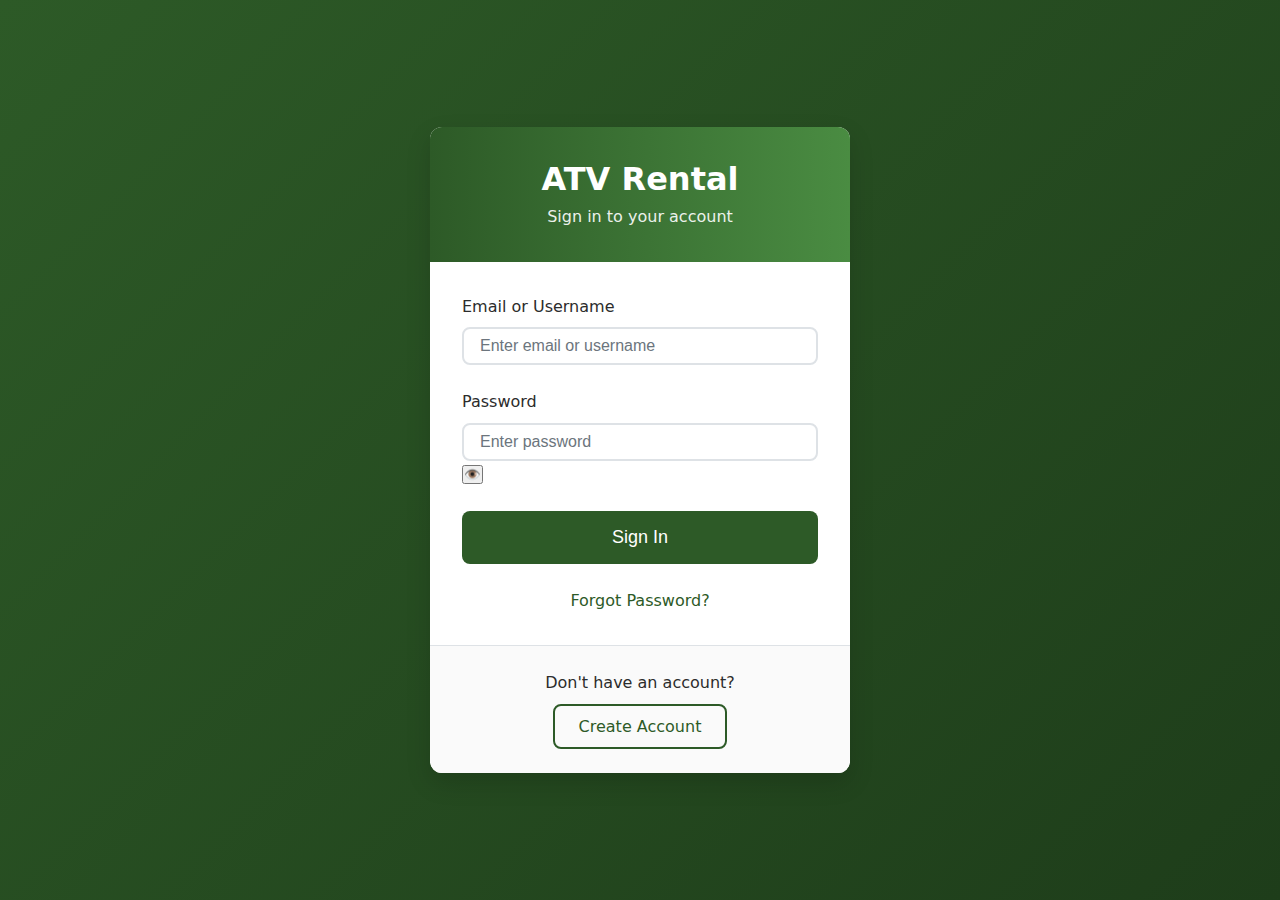
<file: index.html>
<!DOCTYPE html>
<html lang="en">
<head>
    <meta charset="UTF-8">
    <meta name="viewport" content="width=device-width, initial-scale=1.0">
    <title>Login - ATV Rental System</title>
    <link rel="stylesheet" href="css/style.css">
</head>
<body>
    <!-- Page Loader -->
    <div class="page-loader" id="page-loader">
        <div class="spinner-large"></div>
    </div>
    
    <script>
        // Hide loader when DOM is ready (fallback)
        document.addEventListener('DOMContentLoaded', function() {
            setTimeout(function() {
                var loader = document.getElementById('page-loader');
                if (loader) loader.classList.add('hidden');
            }, 300);
        });
    </script>

    <div class="auth-page">
        <div class="auth-card">
            <div class="auth-header">
                <h1>ATV Rental</h1>
                <p>Sign in to your account</p>
            </div>
            <div class="auth-body">
                <form id="login-form">
                    <div class="form-group">
                        <label class="form-label" for="login">Email or Username</label>
                        <input type="text" class="form-control" id="login" name="login" 
                               placeholder="Enter email or username" required>
                    </div>
                    <div class="form-group">
                        <label class="form-label" for="password">Password</label>
                        <div class="password-wrapper">
                            <input type="password" class="form-control" id="password" name="password" 
                                   placeholder="Enter password" required>
                            <button type="button" class="password-toggle" onclick="togglePassword('password')" aria-label="Toggle password visibility">
                                <span class="password-toggle-icon">👁️</span>
                            </button>
                        </div>
                    </div>
                    <div id="login-success" class="text-success mb-2" style="display: none; padding: 0.75rem; background: #d4edda; border-radius: 4px;"></div>
                    <div id="login-error" class="error-message mb-2" style="display: none;"></div>
                    <button type="submit" class="btn btn-primary btn-block btn-lg" id="login-btn">
                        Sign In
                    </button>
                </form>
                <div class="text-center mt-3">
                    <a href="forgot-password.html">Forgot Password?</a>
                </div>
            </div>
            <div class="auth-footer">
                <p class="mb-1">Don't have an account?</p>
                <a href="register.html" class="btn btn-outline">Create Account</a>
            </div>
        </div>
    </div>

    <script src="https://code.jquery.com/jquery-3.7.1.min.js"></script>
    <script src="js/config.js"></script>
    <script src="js/messages.js"></script>
    <script src="js/auth.js"></script>
    <script src="js/api.js"></script>
    <script>
        function togglePassword(inputId) {
            const input = document.getElementById(inputId);
            const toggle = input.nextElementSibling;
            const icon = toggle.querySelector('.password-toggle-icon');
            
            if (input.type === 'password') {
                input.type = 'text';
                icon.textContent = '🙈';
            } else {
                input.type = 'password';
                icon.textContent = '👁️';
            }
        }

        $(document).ready(function() {
            // Redirect if already logged in
            Auth.redirectIfAuthenticated();

            // Handle login form submission
            $('#login-form').on('submit', async function(e) {
                e.preventDefault();
                
                const $btn = $('#login-btn');
                const $error = $('#login-error');
                
                // Clear previous messages
                $error.hide();
                $('#login-success').hide();
                $btn.prop('disabled', true).text('Signing in...');

                try {
                    const response = await API.post('/login', {
                        login: $('#login').val(),
                        password: $('#password').val()
                    });

                    if (Auth.handleLoginResponse(response)) {
                        $('#login-success').text(Messages.auth.loginSuccess).show();
                        setTimeout(() => {
                            window.location.href = 'dashboard.html';
                        }, 1000);
                    } else {
                        $error.text(Messages.auth.loginFailed).show();
                    }
                } catch (error) {
                    let message = Messages.getErrorMessage(error);
                    
                    // Check for specific error cases
                    if (error.status === 403 && error.message?.includes('verify')) {
                        message = Messages.auth.loginNotVerified;
                    }
                    
                    $error.text(message).show();
                } finally {
                    $btn.prop('disabled', false).text('Sign In');
                }
            });
        });
    </script>
</body>
</html>
</file>
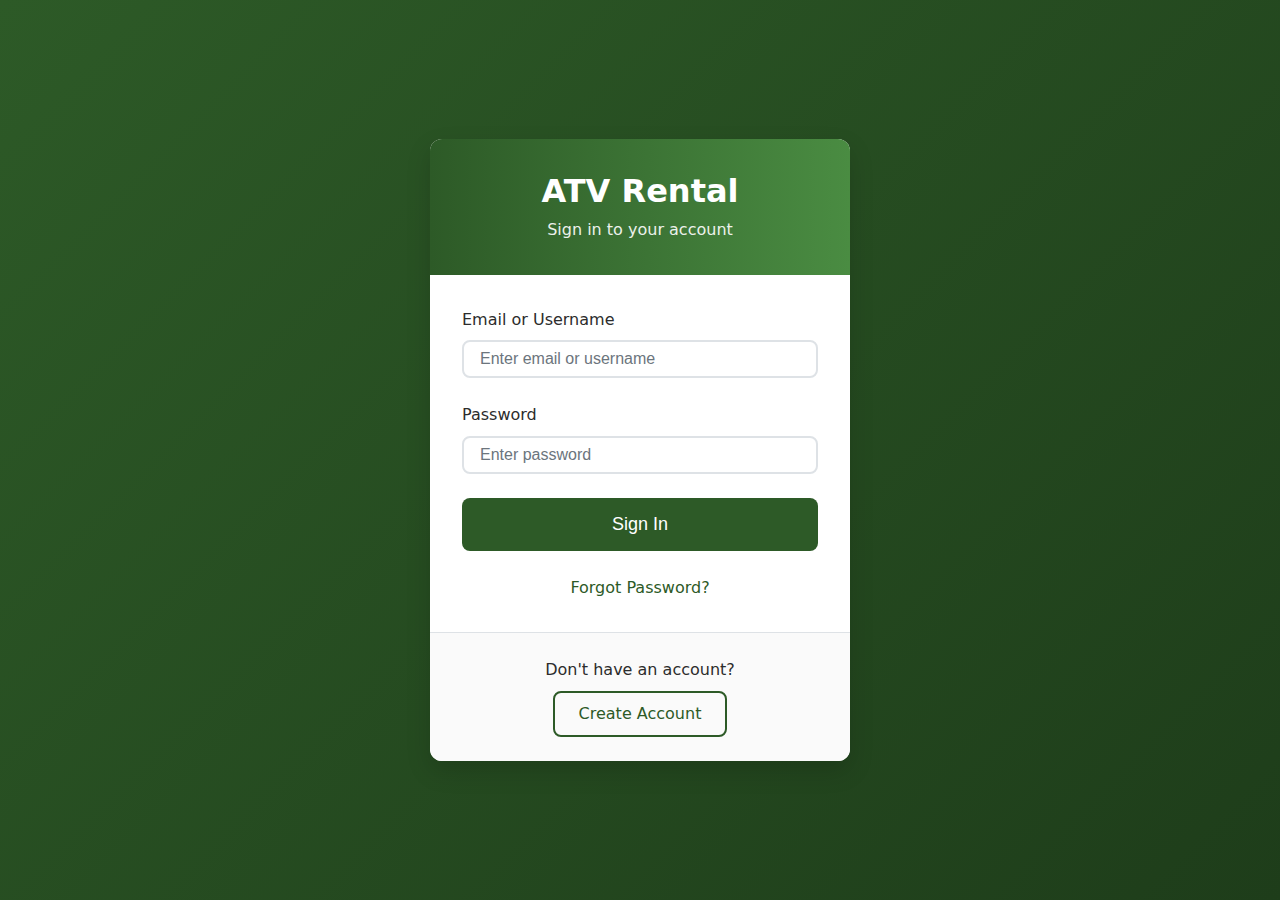
<file: frontend/index.html>
<!DOCTYPE html>
<html lang="en">
<head>
    <meta charset="UTF-8">
    <meta name="viewport" content="width=device-width, initial-scale=1.0">
    <title>Login - ATV Rental System</title>
    <link rel="stylesheet" href="css/style.css">
</head>
<body>
    <!-- Page Loader -->
    <div class="page-loader" id="page-loader">
        <div class="spinner-large"></div>
    </div>
    
    <script>
        // Hide loader when DOM is ready (fallback)
        document.addEventListener('DOMContentLoaded', function() {
            setTimeout(function() {
                var loader = document.getElementById('page-loader');
                if (loader) loader.classList.add('hidden');
            }, 300);
        });
    </script>

    <div class="auth-page">
        <div class="auth-card">
            <div class="auth-header">
                <h1>ATV Rental</h1>
                <p>Sign in to your account</p>
            </div>
            <div class="auth-body">
                <form id="login-form">
                    <div class="form-group">
                        <label class="form-label" for="login">Email or Username</label>
                        <input type="text" class="form-control" id="login" name="login" 
                               placeholder="Enter email or username" required>
                    </div>
                    <div class="form-group">
                        <label class="form-label" for="password">Password</label>
                        <input type="password" class="form-control" id="password" name="password" 
                               placeholder="Enter password" required>
                    </div>
                    <div id="login-success" class="text-success mb-2" style="display: none; padding: 0.75rem; background: #d4edda; border-radius: 4px;"></div>
                    <div id="login-error" class="error-message mb-2" style="display: none;"></div>
                    <button type="submit" class="btn btn-primary btn-block btn-lg" id="login-btn">
                        Sign In
                    </button>
                </form>
                <div class="text-center mt-3">
                    <a href="forgot-password.html">Forgot Password?</a>
                </div>
            </div>
            <div class="auth-footer">
                <p class="mb-1">Don't have an account?</p>
                <a href="register.html" class="btn btn-outline">Create Account</a>
            </div>
        </div>
    </div>

    <script src="https://code.jquery.com/jquery-3.7.1.min.js"></script>
    <script src="js/config.js"></script>
    <script src="js/messages.js"></script>
    <script src="js/auth.js"></script>
    <script src="js/api.js"></script>
    <script>
        $(document).ready(function() {
            // Redirect if already logged in
            Auth.redirectIfAuthenticated();

            // Handle login form submission
            $('#login-form').on('submit', async function(e) {
                e.preventDefault();
                
                const $btn = $('#login-btn');
                const $error = $('#login-error');
                
                // Clear previous messages
                $error.hide();
                $('#login-success').hide();
                $btn.prop('disabled', true).text('Signing in...');

                try {
                    const response = await API.post('/login', {
                        login: $('#login').val(),
                        password: $('#password').val()
                    });

                    if (Auth.handleLoginResponse(response)) {
                        $('#login-success').text(Messages.auth.loginSuccess).show();
                        setTimeout(() => {
                            window.location.href = 'dashboard.html';
                        }, 1000);
                    } else {
                        $error.text(Messages.auth.loginFailed).show();
                    }
                } catch (error) {
                    let message = Messages.getErrorMessage(error);
                    
                    // Check for specific error cases
                    if (error.status === 403 && error.message?.includes('verify')) {
                        message = Messages.auth.loginNotVerified;
                    }
                    
                    $error.text(message).show();
                } finally {
                    $btn.prop('disabled', false).text('Sign In');
                }
            });
        });
    </script>
</body>
</html>
</file>
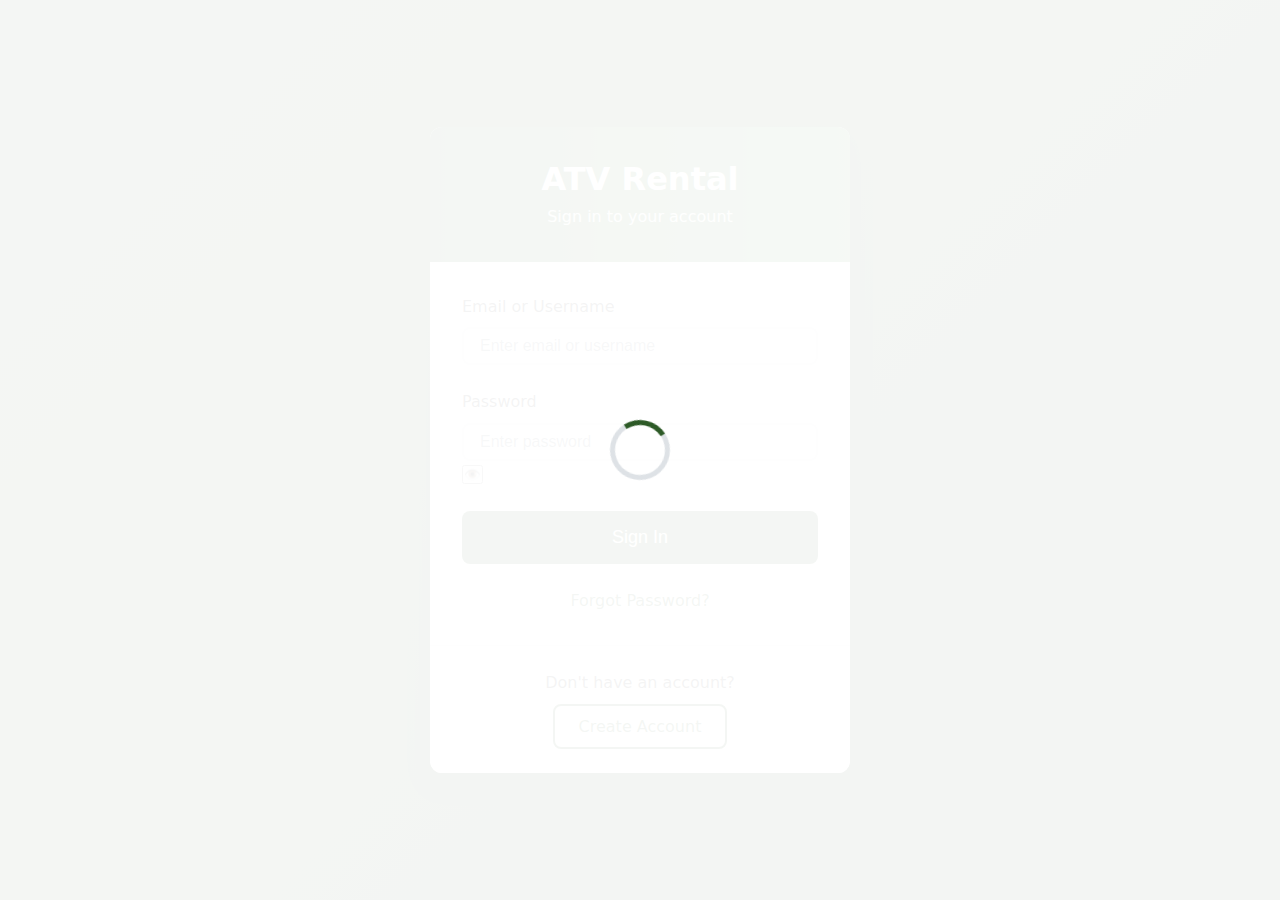
<file: dashboard.html>
<!DOCTYPE html>
<html lang="en">
<head>
    <meta charset="UTF-8">
    <meta name="viewport" content="width=device-width, initial-scale=1.0">
    <title>Dashboard - ATV Rental System</title>
    <link rel="stylesheet" href="css/style.css">
</head>
<body>
    <!-- Page Loader -->
    <div class="page-loader" id="page-loader">
        <div class="spinner-large"></div>
    </div>
    
    <script>
        // Hide loader when DOM is ready (fallback)
        document.addEventListener('DOMContentLoaded', function() {
            setTimeout(function() {
                var loader = document.getElementById('page-loader');
                if (loader) loader.classList.add('hidden');
            }, 300);
        });
    </script>

    <div class="page-wrapper">
        <!-- Navigation -->
        <nav class="navbar">
            <div class="container">
                <a href="dashboard.html" class="navbar-brand">🏍️ ATV Rental</a>
                <button class="nav-toggle" onclick="$('.navbar-nav').toggleClass('active')">☰</button>
                <ul class="navbar-nav">
                    <li><a href="dashboard.html" class="nav-link active">Dashboard</a></li>
                    <li><a href="atvs.html" class="nav-link">ATVs</a></li>
                    <li><a href="rentals.html" class="nav-link">Rentals</a></li>
                    <li class="nav-admin"><a href="users.html" class="nav-link">Users</a></li>
                    <li><a href="profile.html" class="nav-link">Profile</a></li>
                    <li><a href="#" class="nav-link" onclick="Auth.logout(); return false;">Logout</a></li>
                </ul>
            </div>
        </nav>

        <!-- Main Content -->
        <main class="main-content">
            <div class="container">
                <!-- Welcome Header -->
                <div class="card mb-4" style="background: linear-gradient(135deg, var(--primary-color), var(--primary-light)); color: white; border: none;">
                    <div class="card-body" style="padding: 2rem;">
                        <h1 style="margin: 0 0 0.5rem 0; color: white;">Welcome back, <span id="user-name"></span>!</h1>
                        <p style="margin: 0; opacity: 0.9;">Role: <span id="user-role-badge"></span></p>
                    </div>
                </div>

                <!-- Stats Grid -->
                <div class="stats-grid mb-4" id="stats-grid">
                    <!-- Stats will be loaded dynamically -->
                </div>

                <!-- Content Grid -->
                <div style="display: grid; grid-template-columns: repeat(auto-fit, minmax(350px, 1fr)); gap: 1.5rem; margin-bottom: 1.5rem;">
                    <!-- Customer: Recent Rentals -->
                    <div class="card" id="customer-section" style="display: none;">
                        <div class="card-header">
                            <h3 style="margin: 0; color: white;">Your Recent Rentals</h3>
                        </div>
                        <div class="card-body" id="recent-rentals">
                            <div class="text-center text-muted">Loading...</div>
                        </div>
                    </div>

                    <!-- Manager/Admin: Pending Approvals -->
                    <div class="card" id="manager-section" style="display: none;">
                        <div class="card-header">
                            <h3 style="margin: 0; color: white;">Pending Requests</h3>
                        </div>
                        <div class="card-body" id="pending-rentals">
                            <div class="text-center text-muted">Loading...</div>
                        </div>
                    </div>
                </div>

                <!-- Quick Actions -->
                <div class="card">
                    <div class="card-header">
                        <h3 style="margin: 0; color: white;">Quick Actions</h3>
                    </div>
                    <div class="card-body">
                        <div class="d-flex gap-2" style="flex-wrap: wrap;">
                            <a href="atvs.html" class="btn btn-primary">Browse ATVs</a>
                            <a href="rentals.html" class="btn btn-secondary">View Rentals</a>
                        </div>
                    </div>
                </div>
            </div>
        </main>
    </div>

    <script src="https://code.jquery.com/jquery-3.7.1.min.js"></script>
    <script src="js/config.js"></script>
    <script src="js/messages.js"></script>
    <script src="js/auth.js"></script>
    <script src="js/api.js"></script>
    <script src="js/app.js"></script>
    <script>
        $(document).ready(async function() {
            // Hide page loader
            $('#page-loader').addClass('hidden');
            
            // Require authentication
            if (!Auth.requireAuth()) return;

            const user = Auth.getUser();
            
            // Update UI
            $('#user-name').text(user.first_name);
            $('#user-role-badge').html(App.getRoleBadge(user.role));
            
            // Show role-specific sections
            if (Auth.canManage()) {
                $('.nav-manage').show();
                $('#manager-section').show();
                loadPendingRentals();
            }
            
            if (Auth.isAdmin()) {
                $('.nav-admin').show();
            }
            
            if (Auth.isCustomer()) {
                $('#customer-section').show();
                loadRecentRentals();
            }

            // Load stats
            loadStats();
        });

        async function loadStats() {
            const statsHtml = [];
            
            try {
                // Load ATVs count
                const atvResponse = await API.get('/atvs', { per_page: 1 });
                const totalAtvs = atvResponse.pagination?.total || 0;
                const availableAtvs = await API.get('/atvs', { status: 'available', per_page: 1 });
                
                statsHtml.push(`
                    <div class="stat-card">
                        <div class="stat-value">${availableAtvs.pagination?.total || 0}</div>
                        <div class="stat-label">Available ATVs</div>
                    </div>
                `);
                
                statsHtml.push(`
                    <div class="stat-card">
                        <div class="stat-value">${totalAtvs}</div>
                        <div class="stat-label">Total Fleet</div>
                    </div>
                `);

                // Load rentals for user
                const rentalsResponse = await API.get('/rentals', { per_page: 1 });
                statsHtml.push(`
                    <div class="stat-card">
                        <div class="stat-value">${rentalsResponse.pagination?.total || 0}</div>
                        <div class="stat-label">${Auth.isCustomer() ? 'Your Rentals' : 'Total Rentals'}</div>
                    </div>
                `);

                if (Auth.canManage()) {
                    const pendingResponse = await API.get('/rentals', { status: 'pending', per_page: 1 });
                    statsHtml.push(`
                        <div class="stat-card">
                            <div class="stat-value">${pendingResponse.pagination?.total || 0}</div>
                            <div class="stat-label">Pending Requests</div>
                        </div>
                    `);
                }

            } catch (error) {
                console.error('Failed to load stats:', error);
            }

            $('#stats-grid').html(statsHtml.join(''));
        }

        async function loadRecentRentals() {
            try {
                const response = await API.get('/rentals', { per_page: 5 });
                
                if (response.data && response.data.length > 0) {
                    // Define status priority order (same as rentals.html)
                    const statusOrder = {
                        'pending': 1,
                        'approved': 2,
                        'rented': 3,
                        'pending_return': 4,
                        'returned': 5,
                        'completed': 6,
                        'cancelled': 7,
                        'denied': 8
                    };

                    // Sort rentals by status, then by ID (newest first within same status)
                    const sortedRentals = [...response.data].sort((a, b) => {
                        const statusA = statusOrder[a.status] || 999;
                        const statusB = statusOrder[b.status] || 999;
                        
                        if (statusA !== statusB) {
                            return statusA - statusB;
                        }
                        
                        // If same status, sort by ID descending (newest first)
                        return b.id - a.id;
                    });

                    let html = '<div class="table-responsive"><table class="table" style="margin-bottom: 1rem;"><thead><tr>';
                    html += '<th>ATV</th><th>Status</th><th>Date</th><th>Price</th></tr></thead><tbody>';
                    
                    sortedRentals.forEach(rental => {
                        html += `<tr>
                            <td>${rental.atv.name}</td>
                            <td>${App.getStatusBadge(rental.status)}</td>
                            <td>${App.formatDate(rental.start_time)}</td>
                            <td>${App.formatCurrency(rental.total_price)}</td>
                        </tr>`;
                    });
                    
                    html += '</tbody></table></div>';
                    html += '<div class="text-center"><a href="rentals.html" class="btn btn-outline">View All Rentals</a></div>';
                    $('#recent-rentals').html(html);
                } else {
                    $('#recent-rentals').html('<div class="empty-state"><p>No rentals yet. <a href="atvs.html">Browse ATVs</a> to get started!</p></div>');
                }
            } catch (error) {
                $('#recent-rentals').html(`<div class="text-danger">${Messages.rental.loadFailed}</div>`);
            }
        }

        async function loadPendingRentals() {
            try {
                const response = await API.get('/rentals', { status: 'pending', per_page: 5 });
                
                if (response.data && response.data.length > 0) {
                    let html = '<div class="table-responsive"><table class="table" style="margin-bottom: 1rem;"><thead><tr>';
                    html += '<th>Customer</th><th>ATV</th><th>Date</th><th>Actions</th></tr></thead><tbody>';
                    
                    response.data.forEach(rental => {
                        html += `<tr>
                            <td>${rental.user.name}</td>
                            <td>${rental.atv.name}</td>
                            <td>${App.formatDate(rental.start_time)}</td>
                            <td>
                                <button class="btn btn-sm btn-success" onclick="updateRentalStatus(${rental.id}, 'approved')">Approve</button>
                                <button class="btn btn-sm btn-danger" onclick="updateRentalStatus(${rental.id}, 'denied')">Deny</button>
                            </td>
                        </tr>`;
                    });
                    
                    html += '</tbody></table></div>';
                    html += '<div class="text-center"><a href="rentals.html?status=pending" class="btn btn-outline">View All Pending</a></div>';
                    $('#pending-rentals').html(html);
                } else {
                    $('#pending-rentals').html('<div class="empty-state"><p>No pending requests.</p></div>');
                }
            } catch (error) {
                $('#pending-rentals').html(`<div class="text-danger">${Messages.rental.loadFailed}</div>`);
            }
        }

        async function updateRentalStatus(id, status) {
            try {
                await API.put(`/rentals/${id}/status`, { status });
                App.showSuccess(Messages.rental.updateStatusSuccess);
                loadPendingRentals();
                loadStats();
            } catch (error) {
                App.showError(Messages.getErrorMessage(error));
            }
        }
    </script>
</body>
</html>
</file>
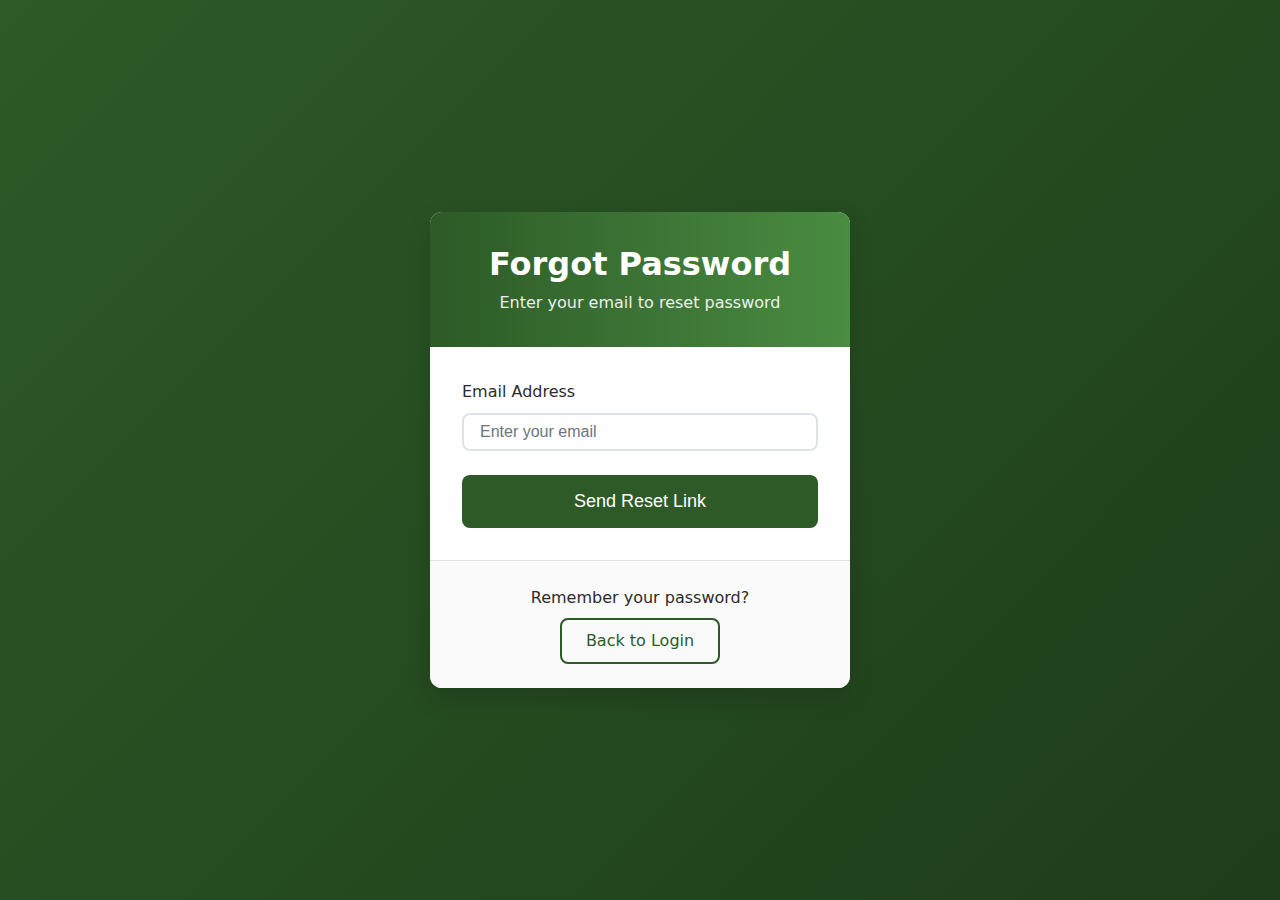
<file: forgot-password.html>
<!DOCTYPE html>
<html lang="en">
<head>
    <meta charset="UTF-8">
    <meta name="viewport" content="width=device-width, initial-scale=1.0">
    <title>Forgot Password - ATV Rental System</title>
    <link rel="stylesheet" href="css/style.css">
</head>
<body>
    <!-- Page Loader -->
    <div class="page-loader" id="page-loader">
        <div class="spinner-large"></div>
    </div>
    
    <script>
        // Hide loader when DOM is ready (fallback)
        document.addEventListener('DOMContentLoaded', function() {
            setTimeout(function() {
                var loader = document.getElementById('page-loader');
                if (loader) loader.classList.add('hidden');
            }, 300);
        });
    </script>

    <div class="auth-page">
        <div class="auth-card">
            <div class="auth-header">
                <h1>Forgot Password</h1>
                <p>Enter your email to reset password</p>
            </div>
            <div class="auth-body">
                <form id="forgot-form">
                    <div class="form-group">
                        <label class="form-label" for="email">Email Address</label>
                        <input type="email" class="form-control" id="email" name="email" 
                               placeholder="Enter your email" required>
                    </div>
                    <div id="forgot-error" class="error-message mb-2" style="display: none;"></div>
                    <div id="forgot-success" class="text-success mb-2" style="display: none;"></div>
                    <button type="submit" class="btn btn-primary btn-block btn-lg" id="forgot-btn">
                        Send Reset Link
                    </button>
                </form>
            </div>
            <div class="auth-footer">
                <p class="mb-1">Remember your password?</p>
                <a href="index.html" class="btn btn-outline">Back to Login</a>
            </div>
        </div>
    </div>

    <script src="https://code.jquery.com/jquery-3.7.1.min.js"></script>
    <script src="js/config.js"></script>
    <script src="js/messages.js"></script>
    <script src="js/auth.js"></script>
    <script src="js/api.js"></script>
    <script>
        $(document).ready(function() {
            // Hide page loader
            $('#page-loader').addClass('hidden');
            
            $('#forgot-form').on('submit', async function(e) {
                e.preventDefault();
                
                const $btn = $('#forgot-btn');
                const $error = $('#forgot-error');
                const $success = $('#forgot-success');
                
                $error.hide();
                $success.hide();
                $btn.prop('disabled', true).text('Sending...');

                try {
                    const response = await API.post('/forgot-password', {
                        email: $('#email').val()
                    });

                    $success.text(Messages.auth.passwordResetRequestSent).show();
                    $('#email').val('');
                } catch (error) {
                    $error.text(Messages.getErrorMessage(error)).show();
                } finally {
                    $btn.prop('disabled', false).text('Send Reset Link');
                }
            });
        });
    </script>
</body>
</html>
</file>
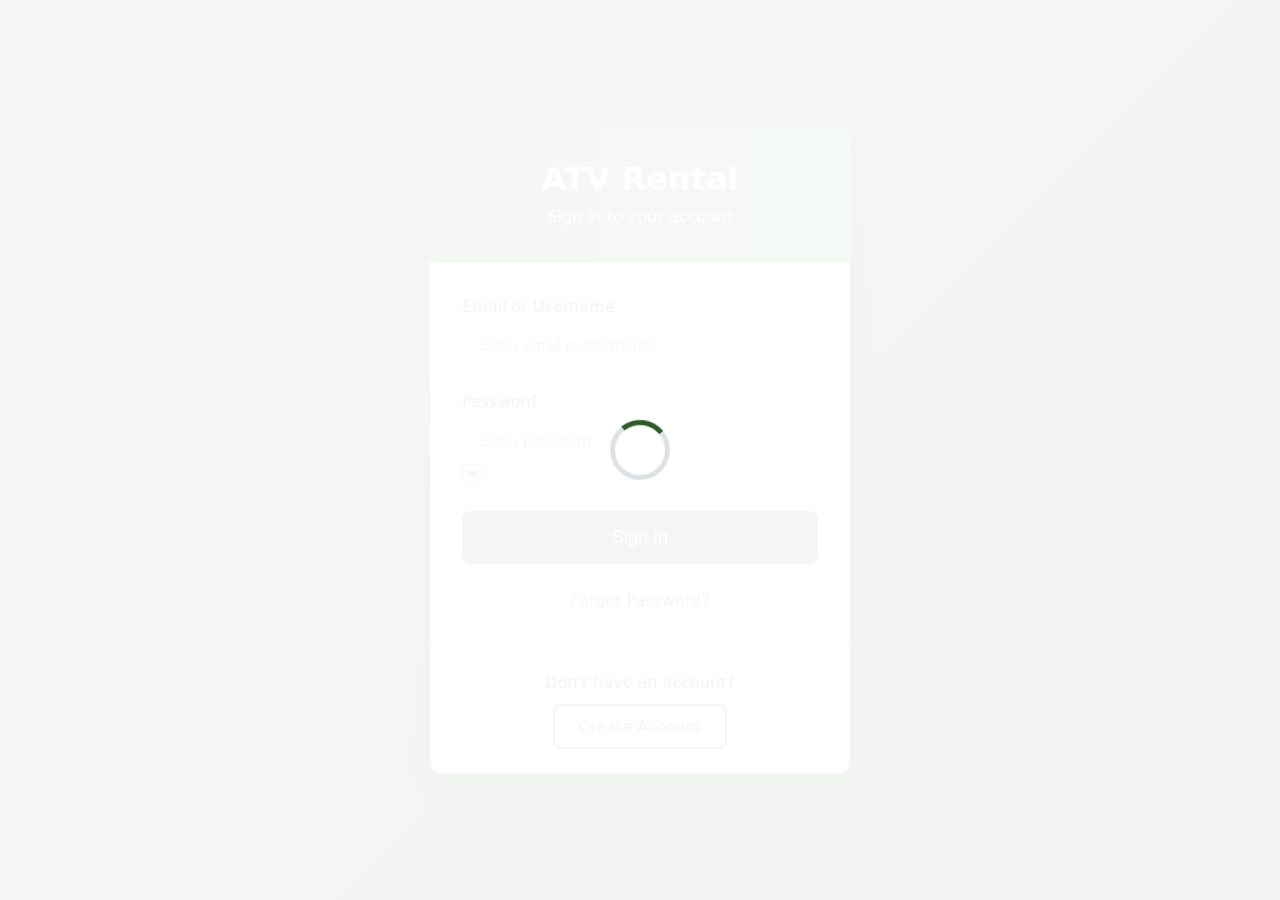
<file: profile.html>
<!DOCTYPE html>
<html lang="en">
<head>
    <meta charset="UTF-8">
    <meta name="viewport" content="width=device-width, initial-scale=1.0">
    <title>Profile - ATV Rental System</title>
    <link rel="stylesheet" href="css/style.css">
</head>
<body>
    <!-- Page Loader -->
    <div class="page-loader" id="page-loader">
        <div class="spinner-large"></div>
    </div>
    
    <script>
        // Hide loader when DOM is ready (fallback)
        document.addEventListener('DOMContentLoaded', function() {
            setTimeout(function() {
                var loader = document.getElementById('page-loader');
                if (loader) loader.classList.add('hidden');
            }, 300);
        });
    </script>

    <div class="page-wrapper">
        <!-- Navigation -->
        <nav class="navbar">
            <div class="container">
                <a href="dashboard.html" class="navbar-brand">🏍️ ATV Rental</a>
                <button class="nav-toggle" onclick="$('.navbar-nav').toggleClass('active')">☰</button>
                <ul class="navbar-nav">
                    <li><a href="dashboard.html" class="nav-link">Dashboard</a></li>
                    <li><a href="atvs.html" class="nav-link">ATVs</a></li>
                    <li><a href="rentals.html" class="nav-link">Rentals</a></li>
                    <li class="nav-admin"><a href="users.html" class="nav-link">Users</a></li>
                    <li><a href="profile.html" class="nav-link active">Profile</a></li>
                    <li><a href="#" class="nav-link" onclick="Auth.logout(); return false;">Logout</a></li>
                </ul>
            </div>
        </nav>

        <!-- Main Content -->
        <main class="main-content">
            <div class="container">
                <!-- Profile Header -->
                <div class="profile-header">
                    <div class="profile-avatar-wrapper">
                        <img src="" alt="Avatar" class="profile-avatar" id="profile-avatar">
                    </div>
                    <div class="profile-info">
                        <h2 id="profile-name"></h2>
                        <p id="profile-email"></p>
                        <div id="profile-role"></div>
                    </div>
                </div>

                <div style="display: grid; grid-template-columns: repeat(auto-fit, minmax(400px, 1fr)); gap: 2rem;">
                    <!-- Update Profile Card -->
                    <div class="card">
                        <div class="card-header">
                            <h3 style="margin: 0; color: white;">Update Profile</h3>
                        </div>
                        <div class="card-body">
                            <form id="profile-form">
                                <div style="display: grid; grid-template-columns: 1fr 1fr; gap: 1rem;">
                                    <div class="form-group">
                                        <label class="form-label">First Name</label>
                                        <input type="text" class="form-control" id="first_name" name="first_name" required>
                                    </div>
                                    <div class="form-group">
                                        <label class="form-label">Last Name</label>
                                        <input type="text" class="form-control" id="last_name" name="last_name" required>
                                    </div>
                                </div>
                                <div class="form-group">
                                    <label class="form-label">Username</label>
                                    <input type="text" class="form-control" id="username" name="username" required>
                                </div>
                                <div class="form-group">
                                    <label class="form-label">Email</label>
                                    <input type="email" class="form-control" id="email" disabled>
                                    <small class="form-text">Email cannot be changed.</small>
                                </div>
                                <div class="form-group">
                                    <label class="form-label">Address</label>
                                    <textarea class="form-control" id="address" name="address" rows="2"></textarea>
                                </div>
                                <div class="form-group">
                                    <label class="form-label">Avatar</label>
                                    <div class="file-input-wrapper">
                                        <input type="file" id="avatar" name="avatar" accept="image/*">
                                        <label class="file-input-label">
                                            <span id="avatar-label">Click to upload new avatar</span>
                                        </label>
                                    </div>
                                    <img id="avatar-preview" src="" alt="" style="max-width: 100px; margin-top: 10px; display: none; border-radius: 50%;">
                                </div>
                                <div id="profile-error" class="error-message mb-2" style="display: none;"></div>
                                <button type="submit" class="btn btn-primary btn-block" id="profile-btn">
                                    Update Profile
                                </button>
                            </form>
                        </div>
                    </div>

                    <!-- Change Password Card -->
                    <div class="card">
                        <div class="card-header">
                            <h3 style="margin: 0; color: white;">Change Password</h3>
                        </div>
                        <div class="card-body">
                            <form id="password-form">
                                <div class="form-group">
                                    <label class="form-label">Current Password</label>
                                    <input type="password" class="form-control" id="current_password" 
                                           name="current_password" required>
                                    <label class="show-password-label">
                                        <input type="checkbox" id="show-current-password" class="show-password-checkbox">
                                        Show Password
                                    </label>
                                </div>
                                <div class="form-group">
                                    <label class="form-label">New Password</label>
                                    <input type="password" class="form-control" id="new_password" 
                                           name="password" required minlength="8">
                                    <label class="show-password-label">
                                        <input type="checkbox" id="show-new-password" class="show-password-checkbox">
                                        Show Password
                                    </label>
                                </div>
                                <div class="form-group">
                                    <label class="form-label">Confirm New Password</label>
                                    <input type="password" class="form-control" id="password_confirmation" 
                                           name="password_confirmation" required>
                                    <label class="show-password-label">
                                        <input type="checkbox" id="show-password-confirmation" class="show-password-checkbox">
                                        Show Password
                                    </label>
                                </div>
                                <div id="password-error" class="error-message mb-2" style="display: none;"></div>
                                <div id="password-success" class="text-success mb-2" style="display: none;"></div>
                                <button type="submit" class="btn btn-primary btn-block" id="password-btn">
                                    Change Password
                                </button>
                            </form>
                        </div>
                    </div>
                </div>
            </div>
        </main>
    </div>

    <script src="https://code.jquery.com/jquery-3.7.1.min.js"></script>
    <script src="js/config.js"></script>
    <script src="js/messages.js"></script>
    <script src="js/auth.js"></script>
    <script src="js/api.js"></script>
    <script src="js/app.js"></script>
    <script>
        $(document).ready(function() {
            // Toggle password visibility
            $('#show-current-password').on('change', function() {
                const passwordInput = $('#current_password');
                if ($(this).is(':checked')) {
                    passwordInput.attr('type', 'text');
                } else {
                    passwordInput.attr('type', 'password');
                }
            });

            $('#show-new-password').on('change', function() {
                const passwordInput = $('#new_password');
                if ($(this).is(':checked')) {
                    passwordInput.attr('type', 'text');
                } else {
                    passwordInput.attr('type', 'password');
                }
            });

            $('#show-password-confirmation').on('change', function() {
                const passwordInput = $('#password_confirmation');
                if ($(this).is(':checked')) {
                    passwordInput.attr('type', 'text');
                } else {
                    passwordInput.attr('type', 'password');
                }
            });

            // Hide page loader
            $('#page-loader').addClass('hidden');
            
            if (!Auth.requireAuth()) return;

            if (Auth.isAdmin()) {
                $('.nav-admin').show();
            }

            loadProfile();

            // Avatar preview
            $('#avatar').on('change', function() {
                App.previewImage(this, '#avatar-preview');
                $('#avatar-preview').show();
                $('#avatar-label').text(this.files[0].name);
            });

            // Update profile form
            $('#profile-form').on('submit', async function(e) {
                e.preventDefault();
                
                const $btn = $('#profile-btn');
                const $error = $('#profile-error');
                
                $error.hide();
                $btn.prop('disabled', true).text('Updating...');

                const formData = new FormData();
                formData.append('first_name', $('#first_name').val());
                formData.append('last_name', $('#last_name').val());
                formData.append('username', $('#username').val());
                formData.append('address', $('#address').val());
                
                if ($('#avatar')[0].files[0]) {
                    formData.append('avatar', $('#avatar')[0].files[0]);
                }

                try {
                    const response = await API.upload('/profile', formData);
                    
                    if (response.success) {
                        // Update stored user data
                        Auth.saveUser(response.data);
                        App.showSuccess(Messages.profile.updateSuccess);
                        loadProfile();
                    }
                } catch (error) {
                    if (error.errors) {
                        API.showValidationErrors(error.errors, 'profile-form');
                    }
                    $error.text(Messages.getErrorMessage(error)).show();
                } finally {
                    $btn.prop('disabled', false).text('Update Profile');
                }
            });

            // Change password form
            $('#password-form').on('submit', async function(e) {
                e.preventDefault();
                
                const $btn = $('#password-btn');
                const $error = $('#password-error');
                const $success = $('#password-success');
                
                $error.hide();
                $success.hide();

                // Validate passwords match
                if ($('#new_password').val() !== $('#password_confirmation').val()) {
                    $error.text(Messages.auth.passwordMismatch).show();
                    return;
                }

                $btn.prop('disabled', true).text('Changing...');

                try {
                    const response = await API.post('/change-password', {
                        current_password: $('#current_password').val(),
                        password: $('#new_password').val(),
                        password_confirmation: $('#password_confirmation').val()
                    });

                    if (response.success) {
                        $success.text(Messages.auth.passwordChangeSuccess).show();
                        $('#password-form')[0].reset();
                    }
                } catch (error) {
                    $error.text(Messages.getErrorMessage(error)).show();
                } finally {
                    $btn.prop('disabled', false).text('Change Password');
                }
            });
        });

        async function loadProfile() {
            try {
                const response = await API.get('/profile');
                const user = response.data;

                // Update header
                $('#profile-avatar').attr('src', user.avatar || 'images/default.jpg');
                $('#profile-name').text(`${user.first_name} ${user.last_name}`);
                $('#profile-email').text(user.email);
                $('#profile-role').html(App.getRoleBadge(user.role));

                // Populate form
                $('#first_name').val(user.first_name);
                $('#last_name').val(user.last_name);
                $('#username').val(user.username);
                $('#email').val(user.email);
                $('#address').val(user.address);
                
                if (user.avatar) {
                    $('#avatar-preview').attr('src', user.avatar).show();
                }
            } catch (error) {
                App.showError(Messages.profile.updateFailed);
            }
        }
    </script>
</body>
</html>
</file>
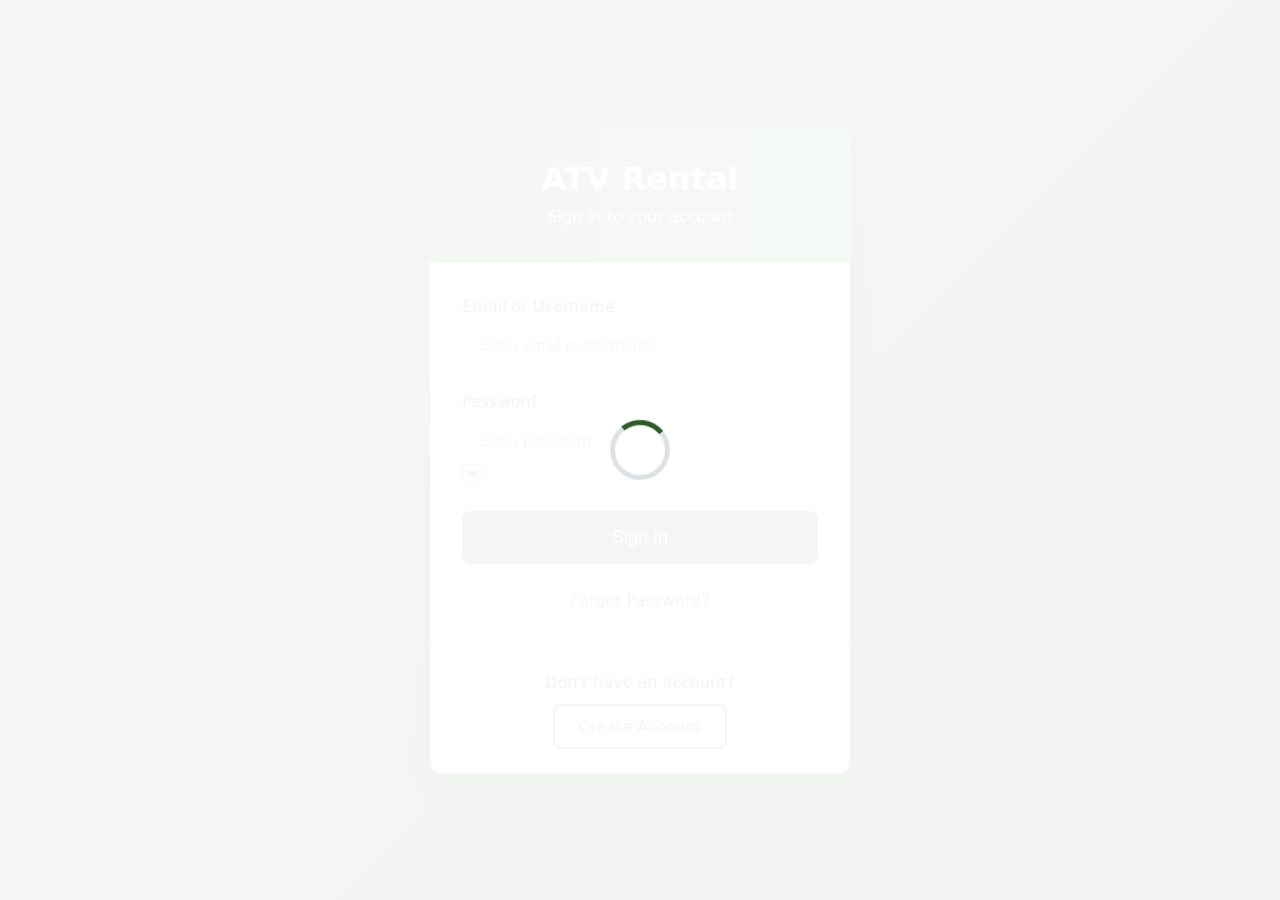
<file: rentals.html>
<!DOCTYPE html>
<html lang="en">
<head>
    <meta charset="UTF-8">
    <meta name="viewport" content="width=device-width, initial-scale=1.0">
    <title>Rentals - ATV Rental System</title>
    <link rel="stylesheet" href="css/style.css">
</head>
<body>
    <!-- Page Loader -->
    <div class="page-loader" id="page-loader">
        <div class="spinner-large"></div>
    </div>
    
    <script>
        // Hide loader when DOM is ready (fallback)
        document.addEventListener('DOMContentLoaded', function() {
            setTimeout(function() {
                var loader = document.getElementById('page-loader');
                if (loader) loader.classList.add('hidden');
            }, 300);
        });
    </script>

    <div class="page-wrapper">
        <!-- Navigation -->
        <nav class="navbar">
            <div class="container">
                <a href="dashboard.html" class="navbar-brand">🏍️ ATV Rental</a>
                <button class="nav-toggle" onclick="$('.navbar-nav').toggleClass('active')">☰</button>
                <ul class="navbar-nav">
                    <li><a href="dashboard.html" class="nav-link">Dashboard</a></li>
                    <li><a href="atvs.html" class="nav-link">ATVs</a></li>
                    <li><a href="rentals.html" class="nav-link active">Rentals</a></li>
                    <li class="nav-admin"><a href="users.html" class="nav-link">Users</a></li>
                    <li><a href="profile.html" class="nav-link">Profile</a></li>
                    <li><a href="#" class="nav-link" onclick="Auth.logout(); return false;">Logout</a></li>
                </ul>
            </div>
        </nav>

        <!-- Main Content -->
        <main class="main-content">
            <div class="container">
                <h1>Rentals</h1>
                
                <!-- Filters -->
                <div class="search-bar">
                    <div class="filter-group">
                        <select class="form-control" id="status-filter">
                            <option value="">All Status</option>
                            <option value="pending">Pending</option>
                            <option value="approved">Approved</option>
                            <option value="denied">Denied</option>
                            <option value="cancelled">Cancelled</option>
                            <option value="rented">Rented</option>
                            <option value="pending_return">Pending Return</option>
                            <option value="returned">Returned</option>
                        </select>
                    </div>
                </div>

                <!-- Rentals Table -->
                <div class="card">
                    <div class="table-responsive">
                        <table class="table" id="rentals-table">
                            <thead>
                                <tr>
                                    <th>ID</th>
                                    <th class="manager-col">Customer</th>
                                    <th>ATV</th>
                                    <th>Start</th>
                                    <th>End</th>
                                    <th>Price</th>
                                    <th>Status</th>
                                    <th>Actions</th>
                                </tr>
                            </thead>
                            <tbody id="rentals-body">
                                <tr><td colspan="8" class="text-center">Loading...</td></tr>
                            </tbody>
                        </table>
                    </div>
                </div>

                <!-- Pagination -->
                <div id="pagination"></div>
            </div>
        </main>

        <!-- Rental Details Modal -->
        <div id="rental-modal" class="modal-overlay" style="display: none;">
            <div class="modal">
                <div class="modal-header">
                    <h3>Rental Details</h3>
                    <button class="modal-close" onclick="$('#rental-modal').hide()">&times;</button>
                </div>
                <div class="modal-body" id="rental-details">
                    <!-- Details will be loaded here -->
                </div>
                <div class="modal-footer" id="rental-actions">
                    <!-- Actions will be added based on status -->
                </div>
            </div>
        </div>
    </div>

    <script src="https://code.jquery.com/jquery-3.7.1.min.js"></script>
    <script src="js/config.js"></script>
    <script src="js/messages.js"></script>
    <script src="js/auth.js"></script>
    <script src="js/api.js"></script>
    <script src="js/app.js"></script>
    <script>
        let currentPage = 1;

        $(document).ready(function() {
            // Hide page loader
            $('#page-loader').addClass('hidden');
            
            if (!Auth.requireAuth()) return;

            // Hide customer column if user is customer
            if (Auth.isCustomer()) {
                $('.manager-col').hide();
            } else {
                if (Auth.isAdmin()) {
                    $('.nav-admin').show();
                }
            }

            // Check URL for status filter
            const urlParams = new URLSearchParams(window.location.search);
            const statusFilter = urlParams.get('status');
            if (statusFilter) {
                $('#status-filter').val(statusFilter);
            }

            loadRentals();

            $('#status-filter').on('change', () => loadRentals(1));
        });

        async function loadRentals(page = 1) {
            currentPage = page;
            const params = {
                page: page,
                per_page: 15,
                status: $('#status-filter').val()
            };

            try {
                const response = await API.get('/rentals', params);
                renderRentals(response.data);
                $('#pagination').html(App.buildPagination(response.pagination));
                
                $('.page-btn').on('click', function() {
                    loadRentals($(this).data('page'));
                });
            } catch (error) {
                $('#rentals-body').html(`<tr><td colspan="8" class="text-danger text-center">${Messages.rental.loadFailed}</td></tr>`);
            }
        }

        function renderRentals(rentals) {
            if (!rentals || rentals.length === 0) {
                $('#rentals-body').html('<tr><td colspan="8" class="text-center">No rentals found.</td></tr>');
                return;
            }

            // Define status priority order
            const statusOrder = {
                'pending': 1,
                'approved': 2,
                'rented': 3,
                'pending_return': 4,
                'returned': 5,
                'completed': 6,
                'cancelled': 7,
                'denied': 8
            };

            // Sort rentals by status, then by ID (newest first within same status)
            const sortedRentals = [...rentals].sort((a, b) => {
                const statusA = statusOrder[a.status] || 999;
                const statusB = statusOrder[b.status] || 999;
                
                if (statusA !== statusB) {
                    return statusA - statusB;
                }
                
                // If same status, sort by ID descending (newest first)
                return b.id - a.id;
            });

            const isManager = Auth.canManage();

            const html = sortedRentals.map(rental => `
                <tr>
                    <td>#${rental.id}</td>
                    ${isManager ? `<td>${rental.user.name}</td>` : ''}
                    <td>
                        <div style="display: flex; align-items: center; gap: 0.5rem;">
                            ${rental.atv.image ? `<img src="${rental.atv.image}" alt="" style="width: 40px; height: 40px; object-fit: cover; border-radius: 4px;">` : ''}
                            ${rental.atv.name}
                        </div>
                    </td>
                    <td>${App.formatDateTime(rental.start_time)}</td>
                    <td>${App.formatDateTime(rental.end_time)}</td>
                    <td>${App.formatCurrency(rental.total_price)}</td>
                    <td>${App.getStatusBadge(rental.status)}</td>
                    <td>
                        <button class="btn btn-sm btn-outline" onclick="viewRental(${rental.id})">View</button>
                        ${getActionButtons(rental)}
                    </td>
                </tr>
            `).join('');

            $('#rentals-body').html(html);
        }

        function getActionButtons(rental) {
            const isManager = Auth.canManage();
            let buttons = '';

            if (isManager) {
                switch (rental.status) {
                    case 'pending':
                        buttons = `
                            <button class="btn btn-sm btn-success" onclick="updateStatus(${rental.id}, 'approved')">Approve</button>
                            <button class="btn btn-sm btn-danger" onclick="updateStatus(${rental.id}, 'denied')">Deny</button>
                        `;
                        break;
                    case 'approved':
                        buttons = `<button class="btn btn-sm btn-primary" onclick="updateStatus(${rental.id}, 'rented')">Mark Picked Up</button>`;
                        break;
                    case 'pending_return':
                        buttons = `<button class="btn btn-sm btn-success" onclick="updateStatus(${rental.id}, 'returned')">Confirm Return</button>`;
                        break;
                }
            } else {
                // Customer actions
                if (rental.status === 'pending' || rental.status === 'approved') {
                    buttons = `<button class="btn btn-sm btn-danger" onclick="cancelRental(${rental.id})">Cancel</button>`;
                } else if (rental.status === 'rented') {
                    buttons = `<button class="btn btn-sm btn-warning" onclick="requestReturn(${rental.id})">Request Return</button>`;
                }
            }

            return buttons;
        }

        async function viewRental(id) {
            try {
                const response = await API.get(`/rentals/${id}`);
                const rental = response.data;

                $('#rental-details').html(`
                    <div class="mb-3">
                        <strong>Rental ID:</strong> #${rental.id}
                    </div>
                    <div class="mb-3">
                        <strong>Customer:</strong> ${rental.user.name} (${rental.user.email})
                    </div>
                    <div class="mb-3">
                        <strong>ATV:</strong> ${rental.atv.name} (${rental.atv.type})
                    </div>
                    <div class="mb-3">
                        <strong>Period:</strong><br>
                        ${App.formatDateTime(rental.start_time)} - ${App.formatDateTime(rental.end_time)}<br>
                        <small class="text-muted">(${rental.duration_hours} hours)</small>
                    </div>
                    <div class="mb-3">
                        <strong>Total Price:</strong> <span style="font-size: 1.25rem; color: var(--primary-color);">${App.formatCurrency(rental.total_price)}</span>
                    </div>
                    <div class="mb-3">
                        <strong>Status:</strong> ${App.getStatusBadge(rental.status)}
                    </div>
                    ${rental.notes ? `<div class="mb-3"><strong>Notes:</strong> ${rental.notes}</div>` : ''}
                    <div class="text-muted">
                        <small>Created: ${App.formatDateTime(rental.created_at)}</small>
                    </div>
                `);

                // Add action buttons based on status
                let actions = '<button class="btn btn-secondary" onclick="$(\'#rental-modal\').hide()">Close</button>';
                
                if (Auth.canManage()) {
                    switch (rental.status) {
                        case 'pending':
                            actions = `
                                <button class="btn btn-secondary" onclick="$('#rental-modal').hide()">Close</button>
                                <button class="btn btn-danger" onclick="updateStatus(${rental.id}, 'denied'); $('#rental-modal').hide();">Deny</button>
                                <button class="btn btn-success" onclick="updateStatus(${rental.id}, 'approved'); $('#rental-modal').hide();">Approve</button>
                            `;
                            break;
                        case 'approved':
                            actions = `
                                <button class="btn btn-secondary" onclick="$('#rental-modal').hide()">Close</button>
                                <button class="btn btn-primary" onclick="updateStatus(${rental.id}, 'rented'); $('#rental-modal').hide();">Mark as Picked Up</button>
                            `;
                            break;
                        case 'pending_return':
                            actions = `
                                <button class="btn btn-secondary" onclick="$('#rental-modal').hide()">Close</button>
                                <button class="btn btn-success" onclick="updateStatus(${rental.id}, 'returned'); $('#rental-modal').hide();">Confirm Return</button>
                            `;
                            break;
                    }
                } else {
                    if (rental.status === 'pending' || rental.status === 'approved') {
                        actions = `
                            <button class="btn btn-secondary" onclick="$('#rental-modal').hide()">Close</button>
                            <button class="btn btn-danger" onclick="cancelRental(${rental.id}); $('#rental-modal').hide();">Cancel Rental</button>
                        `;
                    } else if (rental.status === 'rented') {
                        actions = `
                            <button class="btn btn-secondary" onclick="$('#rental-modal').hide()">Close</button>
                            <button class="btn btn-warning" onclick="requestReturn(${rental.id}); $('#rental-modal').hide();">Request Return</button>
                        `;
                    }
                }

                $('#rental-actions').html(actions);
                $('#rental-modal').show();
            } catch (error) {
                App.showError(Messages.rental.notFound);
            }
        }

        async function updateStatus(id, status) {
            try {
                await API.put(`/rentals/${id}/status`, { status });
                App.showSuccess(Messages.rental.updateStatusSuccess);
                loadRentals(currentPage);
            } catch (error) {
                App.showError(Messages.getErrorMessage(error));
            }
        }

        async function cancelRental(id) {
            if (!confirm('Are you sure you want to cancel this rental?')) {
                return;
            }

            try {
                await API.post(`/rentals/${id}/cancel`);
                App.showSuccess('Rental cancelled successfully.');
                loadRentals(currentPage);
            } catch (error) {
                App.showError(Messages.getErrorMessage(error));
            }
        }

        async function requestReturn(id) {
            try {
                await API.post(`/rentals/${id}/request-return`);
                App.showSuccess(Messages.rental.requestReturnSuccess);
                loadRentals(currentPage);
            } catch (error) {
                App.showError(Messages.getErrorMessage(error));
            }
        }
    </script>
</body>
</html>
</file>
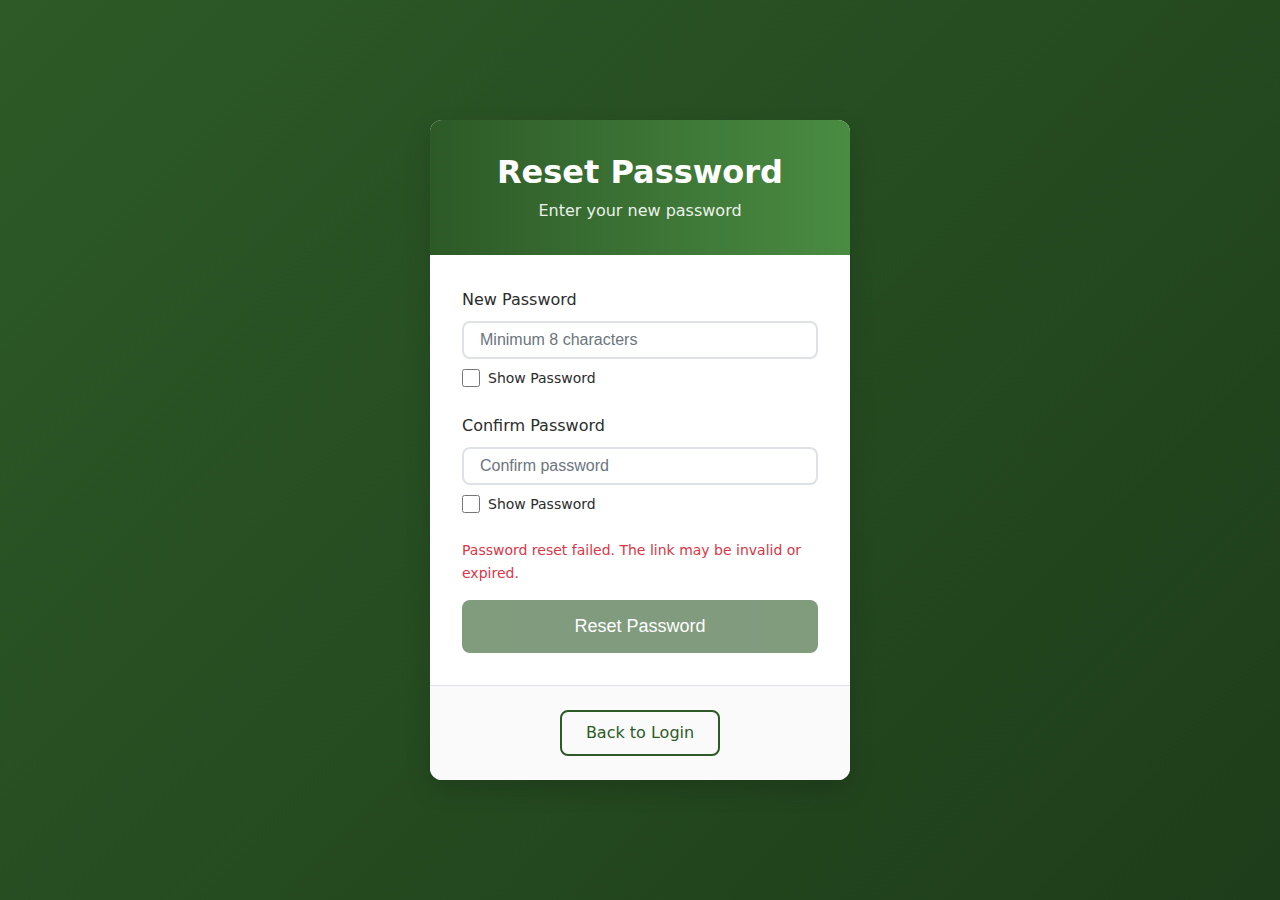
<file: reset-password.html>
<!DOCTYPE html>
<html lang="en">
<head>
    <meta charset="UTF-8">
    <meta name="viewport" content="width=device-width, initial-scale=1.0">
    <title>Reset Password - ATV Rental System</title>
    <link rel="stylesheet" href="css/style.css">
</head>
<body>
    <!-- Page Loader -->
    <div class="page-loader" id="page-loader">
        <div class="spinner-large"></div>
    </div>
    
    <script>
        // Hide loader when DOM is ready (fallback)
        document.addEventListener('DOMContentLoaded', function() {
            setTimeout(function() {
                var loader = document.getElementById('page-loader');
                if (loader) loader.classList.add('hidden');
            }, 300);
        });
    </script>

    <div class="auth-page">
        <div class="auth-card">
            <div class="auth-header">
                <h1>Reset Password</h1>
                <p>Enter your new password</p>
            </div>
            <div class="auth-body">
                <form id="reset-form">
                    <div class="form-group">
                        <label class="form-label" for="password">New Password</label>
                        <input type="password" class="form-control" id="password" name="password" 
                               placeholder="Minimum 8 characters" required minlength="8">
                        <label class="show-password-label">
                            <input type="checkbox" id="show-password" class="show-password-checkbox">
                            Show Password
                        </label>
                    </div>
                    <div class="form-group">
                        <label class="form-label" for="password_confirmation">Confirm Password</label>
                        <input type="password" class="form-control" id="password_confirmation" 
                               name="password_confirmation" placeholder="Confirm password" required>
                        <label class="show-password-label">
                            <input type="checkbox" id="show-password-confirmation" class="show-password-checkbox">
                            Show Password
                        </label>
                    </div>
                    <div id="reset-error" class="error-message mb-2" style="display: none;"></div>
                    <div id="reset-success" class="text-success mb-2" style="display: none;"></div>
                    <button type="submit" class="btn btn-primary btn-block btn-lg" id="reset-btn">
                        Reset Password
                    </button>
                </form>
            </div>
            <div class="auth-footer">
                <a href="index.html" class="btn btn-outline">Back to Login</a>
            </div>
        </div>
    </div>

    <script src="https://code.jquery.com/jquery-3.7.1.min.js"></script>
    <script src="js/config.js"></script>
    <script src="js/messages.js"></script>
    <script src="js/auth.js"></script>
    <script src="js/api.js"></script>
    <script>
        $(document).ready(function() {
            // Toggle password visibility
            $('#show-password').on('change', function() {
                const passwordInput = $('#password');
                if ($(this).is(':checked')) {
                    passwordInput.attr('type', 'text');
                } else {
                    passwordInput.attr('type', 'password');
                }
            });

            $('#show-password-confirmation').on('change', function() {
                const passwordInput = $('#password_confirmation');
                if ($(this).is(':checked')) {
                    passwordInput.attr('type', 'text');
                } else {
                    passwordInput.attr('type', 'password');
                }
            });

            // Hide page loader
            $('#page-loader').addClass('hidden');
            
            // Get token and email from URL
            const urlParams = new URLSearchParams(window.location.search);
            const token = urlParams.get('token');
            const email = urlParams.get('email');

            if (!token || !email) {
                $('#reset-error').text(Messages.auth.passwordResetFailed).show();
                $('#reset-form button').prop('disabled', true);
                return;
            }

            $('#reset-form').on('submit', async function(e) {
                e.preventDefault();
                
                const $btn = $('#reset-btn');
                const $error = $('#reset-error');
                const $success = $('#reset-success');
                
                $error.hide();
                $success.hide();

                // Validate passwords match
                if ($('#password').val() !== $('#password_confirmation').val()) {
                    $error.text(Messages.auth.passwordMismatch).show();
                    return;
                }

                $btn.prop('disabled', true).text('Resetting...');

                try {
                    const response = await API.post('/reset-password', {
                        email: email,
                        token: token,
                        password: $('#password').val(),
                        password_confirmation: $('#password_confirmation').val()
                    });

                    if (response.success) {
                        $success.text(Messages.auth.passwordResetSuccess).show();
                        $('#reset-form')[0].reset();
                        setTimeout(() => {
                            window.location.href = 'index.html';
                        }, 2000);
                    } else {
                        $error.text(Messages.getErrorMessage({ message: response.message })).show();
                    }
                } catch (error) {
                    $error.text(Messages.getErrorMessage(error)).show();
                } finally {
                    $btn.prop('disabled', false).text('Reset Password');
                }
            });
        });
    </script>
</body>
</html>
</file>
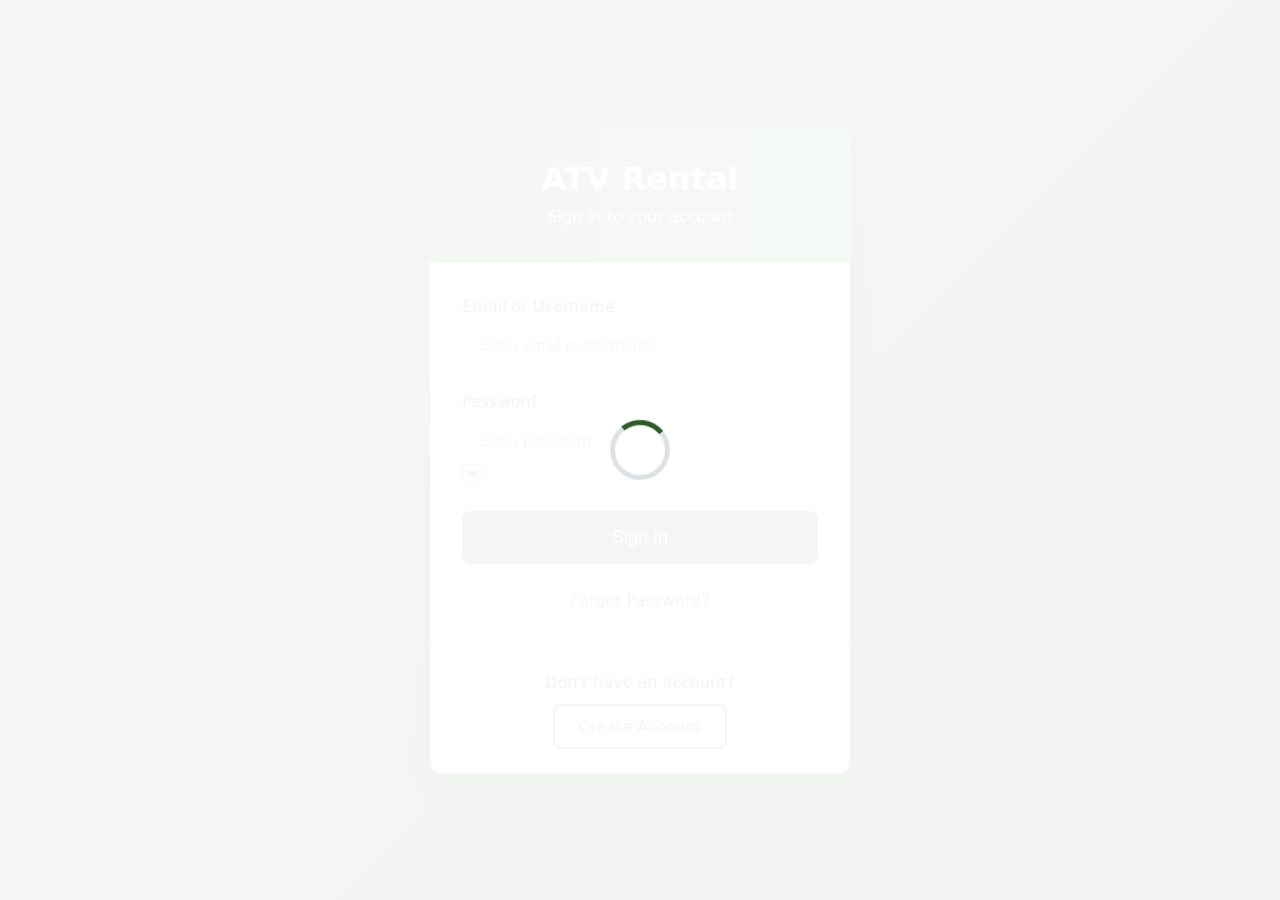
<file: users.html>
<!DOCTYPE html>
<html lang="en">
<head>
    <meta charset="UTF-8">
    <meta name="viewport" content="width=device-width, initial-scale=1.0">
    <title>User Management - ATV Rental System</title>
    <link rel="stylesheet" href="css/style.css">
</head>
<body>
    <!-- Page Loader -->
    <div class="page-loader" id="page-loader">
        <div class="spinner-large"></div>
    </div>
    
    <script>
        // Hide loader when DOM is ready (fallback)
        document.addEventListener('DOMContentLoaded', function() {
            setTimeout(function() {
                var loader = document.getElementById('page-loader');
                if (loader) loader.classList.add('hidden');
            }, 300);
        });
    </script>

    <div class="page-wrapper">
        <!-- Navigation -->
        <nav class="navbar">
            <div class="container">
                <a href="dashboard.html" class="navbar-brand">🏍️ ATV Rental</a>
                <button class="nav-toggle" onclick="$('.navbar-nav').toggleClass('active')">☰</button>
                <ul class="navbar-nav">
                    <li><a href="dashboard.html" class="nav-link">Dashboard</a></li>
                    <li><a href="atvs.html" class="nav-link">ATVs</a></li>
                    <li><a href="rentals.html" class="nav-link">Rentals</a></li>
                    <li><a href="users.html" class="nav-link active">Users</a></li>
                    <li><a href="profile.html" class="nav-link">Profile</a></li>
                    <li><a href="#" class="nav-link" onclick="Auth.logout(); return false;">Logout</a></li>
                </ul>
            </div>
        </nav>

        <!-- Main Content -->
        <main class="main-content">
            <div class="container">
                <h1>User Management</h1>
                
                <!-- Search & Filters -->
                <div class="search-bar">
                    <div class="search-input-wrapper">
                        <span class="search-icon">🔍</span>
                        <input type="text" class="form-control" id="search-input" 
                               placeholder="Search users by name or email...">
                    </div>
                    <div class="filter-group">
                        <select class="form-control" id="role-filter">
                            <option value="">All Roles</option>
                            <option value="admin">Admin</option>
                            <option value="manager">Manager</option>
                            <option value="customer">Customer</option>
                        </select>
                    </div>
                </div>

                <!-- Users Table -->
                <div class="card">
                    <div class="table-responsive">
                        <table class="table" id="users-table">
                            <thead>
                                <tr>
                                    <th>ID</th>
                                    <th>Name</th>
                                    <th>Username</th>
                                    <th>Email</th>
                                    <th>Role</th>
                                    <th>Verified</th>
                                    <th>Actions</th>
                                </tr>
                            </thead>
                            <tbody id="users-body">
                                <tr><td colspan="7" class="text-center">Loading...</td></tr>
                            </tbody>
                        </table>
                    </div>
                </div>

                <!-- Pagination -->
                <div id="pagination"></div>
            </div>
        </main>

        <!-- Edit User Modal -->
        <div id="user-modal" class="modal-overlay" style="display: none;">
            <div class="modal">
                <div class="modal-header">
                    <h3>Edit User</h3>
                    <button class="modal-close" onclick="$('#user-modal').hide()">&times;</button>
                </div>
                <div class="modal-body">
                    <form id="user-form">
                        <input type="hidden" id="user-id">
                        <div style="display: grid; grid-template-columns: 1fr 1fr; gap: 1rem;">
                            <div class="form-group">
                                <label class="form-label">First Name</label>
                                <input type="text" class="form-control" id="user-first-name" required>
                            </div>
                            <div class="form-group">
                                <label class="form-label">Last Name</label>
                                <input type="text" class="form-control" id="user-last-name" required>
                            </div>
                        </div>
                        <div class="form-group">
                            <label class="form-label">Username</label>
                            <input type="text" class="form-control" id="user-username" required>
                        </div>
                        <div class="form-group">
                            <label class="form-label">Email</label>
                            <input type="email" class="form-control" id="user-email" disabled>
                        </div>
                        <div class="form-group">
                            <label class="form-label">Role</label>
                            <select class="form-control" id="user-role">
                                <option value="customer">Customer</option>
                                <option value="manager">Manager</option>
                                <option value="admin">Admin</option>
                            </select>
                        </div>
                        <div class="form-group">
                            <label class="form-label">
                                <input type="checkbox" id="user-verified">
                                Email Verified
                            </label>
                        </div>
                        <div id="user-error" class="error-message mb-2" style="display: none;"></div>
                    </form>
                </div>
                <div class="modal-footer">
                    <button class="btn btn-secondary" onclick="$('#user-modal').hide()">Cancel</button>
                    <button class="btn btn-primary" id="save-user-btn" onclick="saveUser()">Save Changes</button>
                </div>
            </div>
        </div>
    </div>

    <script src="https://code.jquery.com/jquery-3.7.1.min.js"></script>
    <script src="js/config.js"></script>
    <script src="js/messages.js"></script>
    <script src="js/auth.js"></script>
    <script src="js/api.js"></script>
    <script src="js/app.js"></script>
    <script>
        let currentPage = 1;

        $(document).ready(function() {
            // Hide page loader
            $('#page-loader').addClass('hidden');
            
            // Require admin role
            if (!Auth.requireRole('admin')) return;

            loadUsers();

            // Search with debounce
            const debouncedSearch = App.debounce(() => loadUsers(1), 300);
            $('#search-input').on('input', debouncedSearch);

            // Filter change
            $('#role-filter').on('change', () => loadUsers(1));
        });

        async function loadUsers(page = 1) {
            currentPage = page;
            const params = {
                page: page,
                per_page: 15,
                search: $('#search-input').val(),
                role: $('#role-filter').val()
            };

            try {
                const response = await API.get('/users', params);
                renderUsers(response.data);
                $('#pagination').html(App.buildPagination(response.pagination));
                
                $('.page-btn').on('click', function() {
                    loadUsers($(this).data('page'));
                });
            } catch (error) {
                $('#users-body').html(`<tr><td colspan="7" class="text-danger text-center">${Messages.user.loadFailed}</td></tr>`);
            }
        }

        function renderUsers(users) {
            if (!users || users.length === 0) {
                $('#users-body').html('<tr><td colspan="7" class="text-center">No users found.</td></tr>');
                return;
            }

            const currentUserId = Auth.getUser().id;

            const html = users.map(user => `
                <tr>
                    <td>#${user.id}</td>
                    <td>
                        <div style="display: flex; align-items: center; gap: 0.5rem;">
                            <img src="${user.avatar || 'images/default.jpg'}" 
                                 alt="" style="width: 32px; height: 32px; border-radius: 50%; object-fit: cover;"
                                 onerror="this.src='images/default.jpg'">
                            ${user.first_name} ${user.last_name}
                        </div>
                    </td>
                    <td>${user.username}</td>
                    <td>${user.email}</td>
                    <td>${App.getRoleBadge(user.role)}</td>
                    <td>${user.is_verified ? '<span class="text-success">✓ Yes</span>' : '<span class="text-danger">✗ No</span>'}</td>
                    <td>
                        <button class="btn btn-sm btn-outline" onclick="editUser(${user.id})">Edit</button>
                        ${user.id !== 1 && user.id !== currentUserId ? `<button class="btn btn-sm btn-danger" onclick="deleteUser(${user.id})">Delete</button>` : ''}
                    </td>
                </tr>
            `).join('');

            $('#users-body').html(html);
        }

        async function editUser(id) {
            try {
                const response = await API.get(`/users/${id}`);
                const user = response.data;

                $('#user-id').val(user.id);
                $('#user-first-name').val(user.first_name);
                $('#user-last-name').val(user.last_name);
                $('#user-username').val(user.username);
                $('#user-email').val(user.email);
                $('#user-role').val(user.role);
                $('#user-verified').prop('checked', user.is_verified);
                $('#user-error').hide();

                // Disable role change for superadmin (ID 1) and self
                if (user.id === 1 || user.id === Auth.getUser().id) {
                    $('#user-role').prop('disabled', true);
                } else {
                    $('#user-role').prop('disabled', false);
                }

                $('#user-modal').show();
            } catch (error) {
                App.showError(Messages.user.notFound);
            }
        }

        async function saveUser() {
            const $btn = $('#save-user-btn');
            const $error = $('#user-error');
            
            $error.hide();
            $btn.prop('disabled', true).text('Saving...');

            try {
                const userId = $('#user-id').val();
                const response = await API.put(`/users/${userId}`, {
                    first_name: $('#user-first-name').val(),
                    last_name: $('#user-last-name').val(),
                    username: $('#user-username').val(),
                    role: $('#user-role').val(),
                    is_verified: $('#user-verified').is(':checked')
                });

                if (response.success) {
                    $('#user-modal').hide();
                    App.showSuccess(Messages.user.updateSuccess);
                    loadUsers(currentPage);
                }
            } catch (error) {
                if (error.errors) {
                    API.showValidationErrors(error.errors, 'user-form');
                }
                $error.text(Messages.getErrorMessage(error)).show();
            } finally {
                $btn.prop('disabled', false).text('Save Changes');
            }
        }

        async function deleteUser(id) {
            App.confirm(Messages.general.confirmDelete, async () => {
                try {
                    await API.delete(`/users/${id}`);
                    App.showSuccess(Messages.user.deleteSuccess);
                    loadUsers(currentPage);
                } catch (error) {
                    App.showError(Messages.getErrorMessage(error));
                }
            });
        }
    </script>
</body>
</html>
</file>
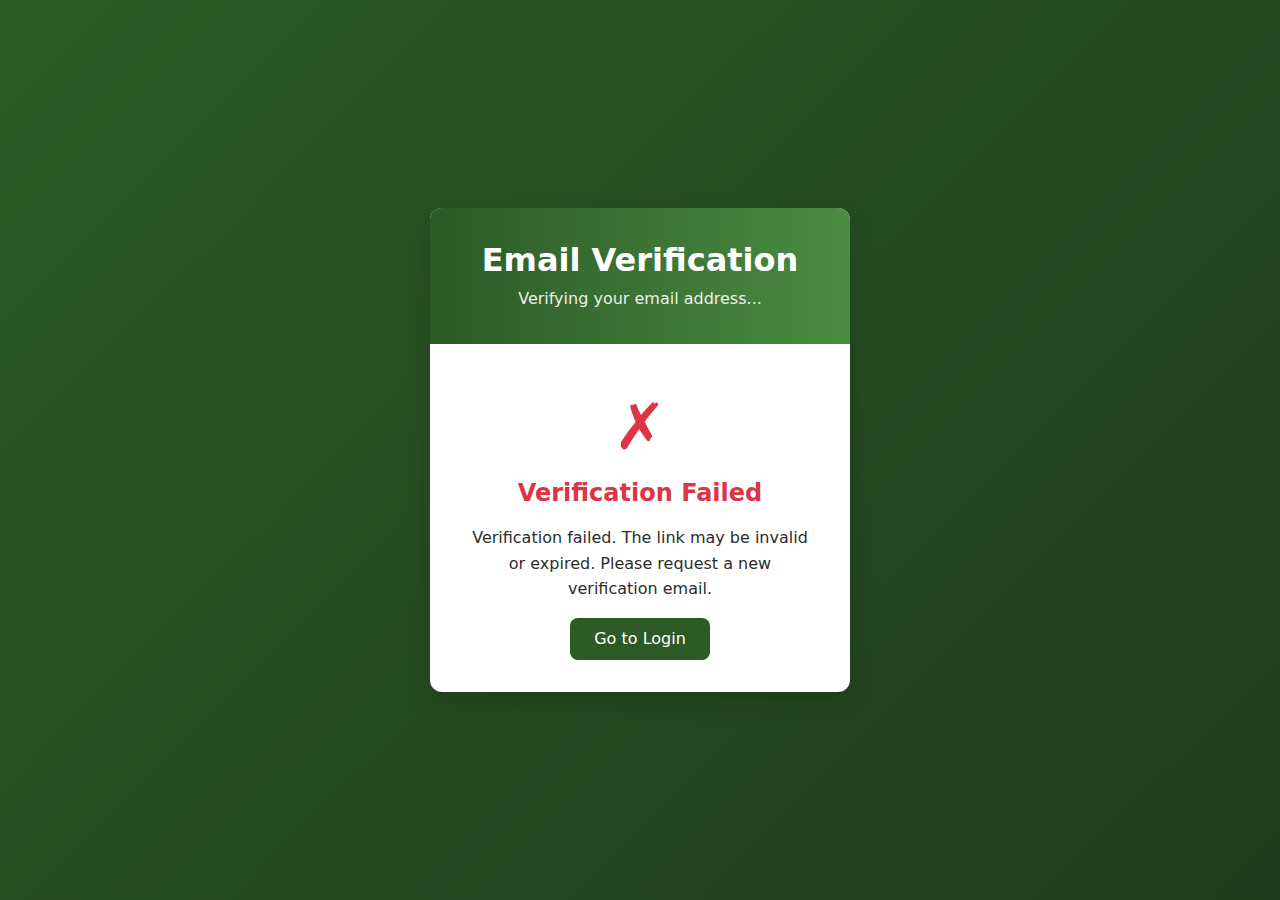
<file: verify-email.html>
<!DOCTYPE html>
<html lang="en">
<head>
    <meta charset="UTF-8">
    <meta name="viewport" content="width=device-width, initial-scale=1.0">
    <title>Verify Email - ATV Rental System</title>
    <link rel="stylesheet" href="css/style.css">
</head>
<body>
    <!-- Page Loader -->
    <div class="page-loader" id="page-loader">
        <div class="spinner-large"></div>
    </div>
    
    <script>
        // Hide loader when DOM is ready (fallback)
        document.addEventListener('DOMContentLoaded', function() {
            setTimeout(function() {
                var loader = document.getElementById('page-loader');
                if (loader) loader.classList.add('hidden');
            }, 300);
        });
    </script>

    <div class="auth-page">
        <div class="auth-card">
            <div class="auth-header">
                <h1>Email Verification</h1>
                <p>Verifying your email address...</p>
            </div>
            <div class="auth-body text-center">
                <div id="loading">
                    <div class="spinner" style="margin: 0 auto;"></div>
                    <p class="mt-3">Please wait while we verify your email...</p>
                </div>
                <div id="success" style="display: none;">
                    <div style="font-size: 4rem; color: var(--success-color);">✓</div>
                    <h3 class="text-success">Email Verified!</h3>
                    <p id="success-message">Your email has been successfully verified. You can now login to your account.</p>
                    <a href="index.html" class="btn btn-primary btn-lg">Go to Login</a>
                </div>
                <div id="error" style="display: none;">
                    <div style="font-size: 4rem; color: var(--danger-color);">✗</div>
                    <h3 class="text-danger">Verification Failed</h3>
                    <p id="error-message">The verification link is invalid or has expired.</p>
                    <a href="index.html" class="btn btn-primary">Go to Login</a>
                </div>
            </div>
        </div>
    </div>

    <script src="https://code.jquery.com/jquery-3.7.1.min.js"></script>
    <script src="js/config.js"></script>
    <script src="js/messages.js"></script>
    <script src="js/auth.js"></script>
    <script src="js/api.js"></script>
    <script>
        $(document).ready(async function() {
            // Hide page loader
            $('#page-loader').addClass('hidden');
            
            // Get token from URL
            const urlParams = new URLSearchParams(window.location.search);
            const token = urlParams.get('token');

            if (!token) {
                $('#loading').hide();
                $('#error-message').text(Messages.auth.verifyFailed);
                $('#error').show();
                return;
            }

            try {
                const response = await API.get('/verify-email/' + token);
                
                $('#loading').hide();
                if (response.success) {
                    $('#success-message').text(Messages.auth.verifySuccess);
                    $('#success').show();
                } else {
                    $('#error-message').text(Messages.getErrorMessage({ message: response.message }));
                    $('#error').show();
                }
            } catch (error) {
                $('#loading').hide();
                $('#error-message').text(Messages.getErrorMessage(error));
                $('#error').show();
            }
        });
    </script>
</body>
</html>
</file>
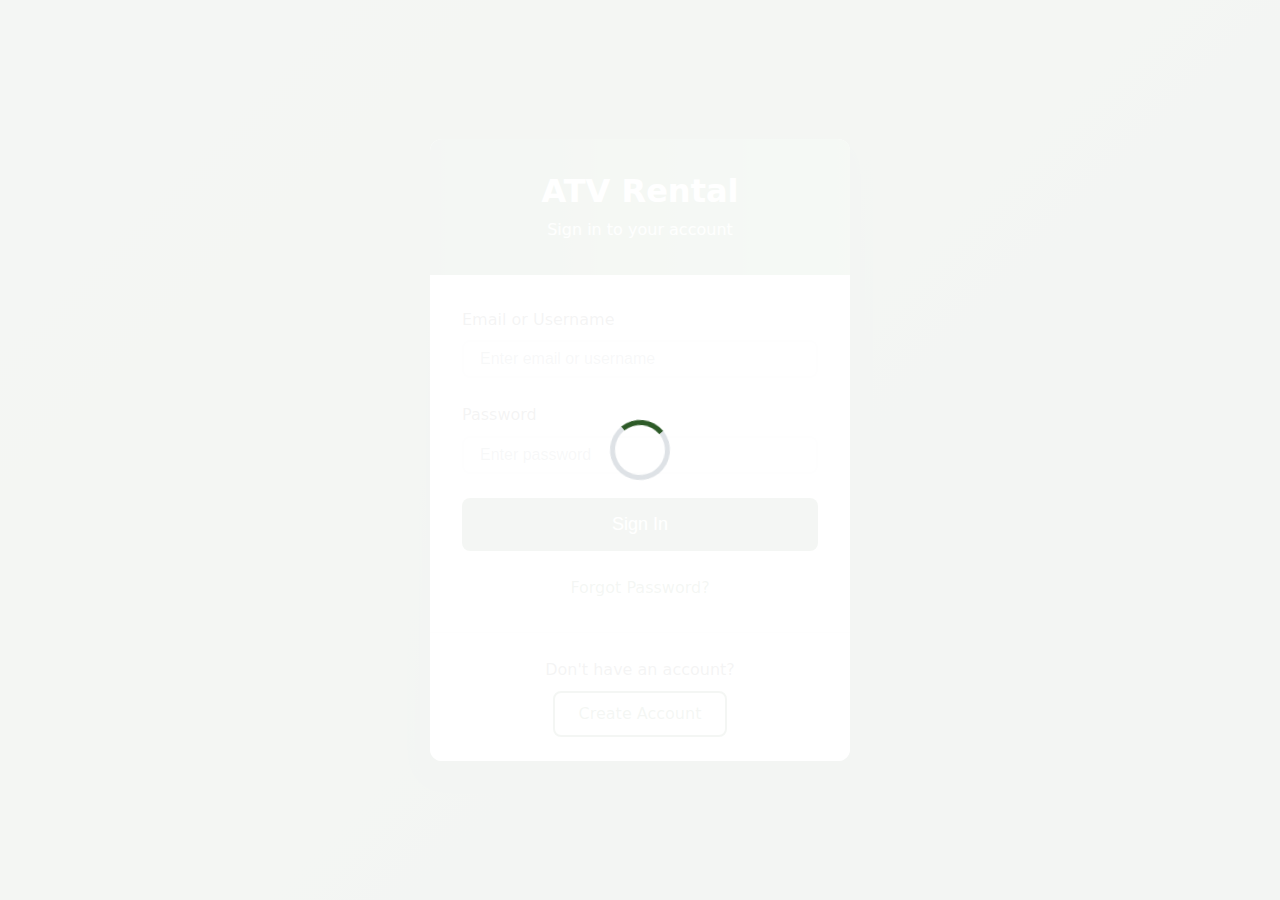
<file: frontend/dashboard.html>
<!DOCTYPE html>
<html lang="en">
<head>
    <meta charset="UTF-8">
    <meta name="viewport" content="width=device-width, initial-scale=1.0">
    <title>Dashboard - ATV Rental System</title>
    <link rel="stylesheet" href="css/style.css">
</head>
<body>
    <!-- Page Loader -->
    <div class="page-loader" id="page-loader">
        <div class="spinner-large"></div>
    </div>
    
    <script>
        // Hide loader when DOM is ready (fallback)
        document.addEventListener('DOMContentLoaded', function() {
            setTimeout(function() {
                var loader = document.getElementById('page-loader');
                if (loader) loader.classList.add('hidden');
            }, 300);
        });
    </script>

    <div class="page-wrapper">
        <!-- Navigation -->
        <nav class="navbar">
            <div class="container">
                <a href="dashboard.html" class="navbar-brand">🏍️ ATV Rental</a>
                <button class="nav-toggle" onclick="$('.navbar-nav').toggleClass('active')">☰</button>
                <ul class="navbar-nav">
                    <li><a href="dashboard.html" class="nav-link active">Dashboard</a></li>
                    <li><a href="atvs.html" class="nav-link">ATVs</a></li>
                    <li><a href="rentals.html" class="nav-link">Rentals</a></li>
                    <li class="nav-admin"><a href="users.html" class="nav-link">Users</a></li>
                    <li><a href="profile.html" class="nav-link">Profile</a></li>
                    <li><a href="#" class="nav-link" onclick="Auth.logout(); return false;">Logout</a></li>
                </ul>
            </div>
        </nav>

        <!-- Main Content -->
        <main class="main-content">
            <div class="container">
                <!-- Welcome Header -->
                <div class="card mb-4" style="background: linear-gradient(135deg, var(--primary-color), var(--primary-light)); color: white; border: none;">
                    <div class="card-body" style="padding: 2rem;">
                        <h1 style="margin: 0 0 0.5rem 0; color: white;">Welcome back, <span id="user-name"></span>!</h1>
                        <p style="margin: 0; opacity: 0.9;">Role: <span id="user-role-badge"></span></p>
                    </div>
                </div>

                <!-- Stats Grid -->
                <div class="stats-grid mb-4" id="stats-grid">
                    <!-- Stats will be loaded dynamically -->
                </div>

                <!-- Content Grid -->
                <div style="display: grid; grid-template-columns: repeat(auto-fit, minmax(350px, 1fr)); gap: 1.5rem; margin-bottom: 1.5rem;">
                    <!-- Customer: Recent Rentals -->
                    <div class="card" id="customer-section" style="display: none;">
                        <div class="card-header">
                            <h3 style="margin: 0; color: white;">Your Recent Rentals</h3>
                        </div>
                        <div class="card-body" id="recent-rentals">
                            <div class="text-center text-muted">Loading...</div>
                        </div>
                    </div>

                    <!-- Manager/Admin: Pending Approvals -->
                    <div class="card" id="manager-section" style="display: none;">
                        <div class="card-header">
                            <h3 style="margin: 0; color: white;">Pending Requests</h3>
                        </div>
                        <div class="card-body" id="pending-rentals">
                            <div class="text-center text-muted">Loading...</div>
                        </div>
                    </div>
                </div>

                <!-- Quick Actions -->
                <div class="card">
                    <div class="card-header">
                        <h3 style="margin: 0; color: white;">Quick Actions</h3>
                    </div>
                    <div class="card-body">
                        <div class="d-flex gap-2" style="flex-wrap: wrap;">
                            <a href="atvs.html" class="btn btn-primary">Browse ATVs</a>
                            <a href="rentals.html" class="btn btn-secondary">View Rentals</a>
                            <a href="atvs.html?action=create" class="btn btn-success nav-manage" style="display: none;">Add New ATV</a>
                        </div>
                    </div>
                </div>
            </div>
        </main>
    </div>

    <script src="https://code.jquery.com/jquery-3.7.1.min.js"></script>
    <script src="js/config.js"></script>
    <script src="js/messages.js"></script>
    <script src="js/auth.js"></script>
    <script src="js/api.js"></script>
    <script src="js/app.js"></script>
    <script>
        $(document).ready(async function() {
            // Hide page loader
            $('#page-loader').addClass('hidden');
            
            // Require authentication
            if (!Auth.requireAuth()) return;

            const user = Auth.getUser();
            
            // Update UI
            $('#user-name').text(user.first_name);
            $('#user-role-badge').html(App.getRoleBadge(user.role));
            
            // Show role-specific sections
            if (Auth.canManage()) {
                $('.nav-manage').show();
                $('#manager-section').show();
                loadPendingRentals();
            }
            
            if (Auth.isAdmin()) {
                $('.nav-admin').show();
            }
            
            if (Auth.isCustomer()) {
                $('#customer-section').show();
                loadRecentRentals();
            }

            // Load stats
            loadStats();
        });

        async function loadStats() {
            const statsHtml = [];
            
            try {
                // Load ATVs count
                const atvResponse = await API.get('/atvs', { per_page: 1 });
                const totalAtvs = atvResponse.pagination?.total || 0;
                const availableAtvs = await API.get('/atvs', { status: 'available', per_page: 1 });
                
                statsHtml.push(`
                    <div class="stat-card">
                        <div class="stat-value">${availableAtvs.pagination?.total || 0}</div>
                        <div class="stat-label">Available ATVs</div>
                    </div>
                `);
                
                statsHtml.push(`
                    <div class="stat-card">
                        <div class="stat-value">${totalAtvs}</div>
                        <div class="stat-label">Total Fleet</div>
                    </div>
                `);

                // Load rentals for user
                const rentalsResponse = await API.get('/rentals', { per_page: 1 });
                statsHtml.push(`
                    <div class="stat-card">
                        <div class="stat-value">${rentalsResponse.pagination?.total || 0}</div>
                        <div class="stat-label">${Auth.isCustomer() ? 'Your Rentals' : 'Total Rentals'}</div>
                    </div>
                `);

                if (Auth.canManage()) {
                    const pendingResponse = await API.get('/rentals', { status: 'pending', per_page: 1 });
                    statsHtml.push(`
                        <div class="stat-card">
                            <div class="stat-value">${pendingResponse.pagination?.total || 0}</div>
                            <div class="stat-label">Pending Requests</div>
                        </div>
                    `);
                }

            } catch (error) {
                console.error('Failed to load stats:', error);
            }

            $('#stats-grid').html(statsHtml.join(''));
        }

        async function loadRecentRentals() {
            try {
                const response = await API.get('/rentals', { per_page: 5 });
                
                if (response.data && response.data.length > 0) {
                    let html = '<div class="table-responsive"><table class="table" style="margin-bottom: 1rem;"><thead><tr>';
                    html += '<th>ATV</th><th>Status</th><th>Date</th><th>Price</th></tr></thead><tbody>';
                    
                    response.data.forEach(rental => {
                        html += `<tr>
                            <td>${rental.atv.name}</td>
                            <td>${App.getStatusBadge(rental.status)}</td>
                            <td>${App.formatDate(rental.start_time)}</td>
                            <td>${App.formatCurrency(rental.total_price)}</td>
                        </tr>`;
                    });
                    
                    html += '</tbody></table></div>';
                    html += '<div class="text-center"><a href="rentals.html" class="btn btn-outline">View All Rentals</a></div>';
                    $('#recent-rentals').html(html);
                } else {
                    $('#recent-rentals').html('<div class="empty-state"><p>No rentals yet. <a href="atvs.html">Browse ATVs</a> to get started!</p></div>');
                }
            } catch (error) {
                $('#recent-rentals').html(`<div class="text-danger">${Messages.rental.loadFailed}</div>`);
            }
        }

        async function loadPendingRentals() {
            try {
                const response = await API.get('/rentals', { status: 'pending', per_page: 5 });
                
                if (response.data && response.data.length > 0) {
                    let html = '<div class="table-responsive"><table class="table" style="margin-bottom: 1rem;"><thead><tr>';
                    html += '<th>Customer</th><th>ATV</th><th>Date</th><th>Actions</th></tr></thead><tbody>';
                    
                    response.data.forEach(rental => {
                        html += `<tr>
                            <td>${rental.user.name}</td>
                            <td>${rental.atv.name}</td>
                            <td>${App.formatDate(rental.start_time)}</td>
                            <td>
                                <button class="btn btn-sm btn-success" onclick="updateRentalStatus(${rental.id}, 'approved')">Approve</button>
                                <button class="btn btn-sm btn-danger" onclick="updateRentalStatus(${rental.id}, 'denied')">Deny</button>
                            </td>
                        </tr>`;
                    });
                    
                    html += '</tbody></table></div>';
                    html += '<div class="text-center"><a href="rentals.html?status=pending" class="btn btn-outline">View All Pending</a></div>';
                    $('#pending-rentals').html(html);
                } else {
                    $('#pending-rentals').html('<div class="empty-state"><p>No pending requests.</p></div>');
                }
            } catch (error) {
                $('#pending-rentals').html(`<div class="text-danger">${Messages.rental.loadFailed}</div>`);
            }
        }

        async function updateRentalStatus(id, status) {
            try {
                await API.put(`/rentals/${id}/status`, { status });
                App.showSuccess(Messages.rental.updateStatusSuccess);
                loadPendingRentals();
                loadStats();
            } catch (error) {
                App.showError(Messages.getErrorMessage(error));
            }
        }
    </script>
</body>
</html>
</file>
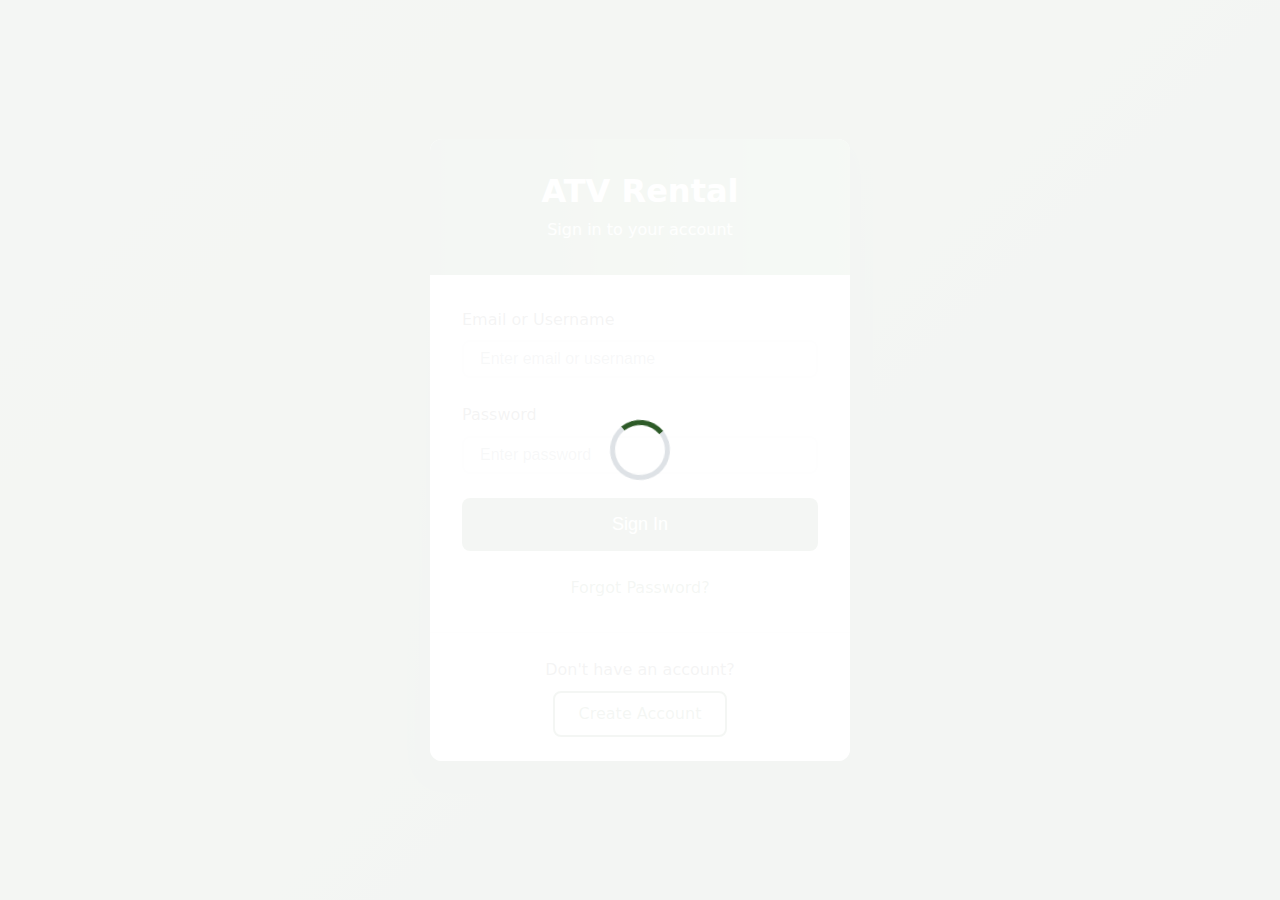
<file: frontend/profile.html>
<!DOCTYPE html>
<html lang="en">
<head>
    <meta charset="UTF-8">
    <meta name="viewport" content="width=device-width, initial-scale=1.0">
    <title>Profile - ATV Rental System</title>
    <link rel="stylesheet" href="css/style.css">
</head>
<body>
    <!-- Page Loader -->
    <div class="page-loader" id="page-loader">
        <div class="spinner-large"></div>
    </div>
    
    <script>
        // Hide loader when DOM is ready (fallback)
        document.addEventListener('DOMContentLoaded', function() {
            setTimeout(function() {
                var loader = document.getElementById('page-loader');
                if (loader) loader.classList.add('hidden');
            }, 300);
        });
    </script>

    <div class="page-wrapper">
        <!-- Navigation -->
        <nav class="navbar">
            <div class="container">
                <a href="dashboard.html" class="navbar-brand">🏍️ ATV Rental</a>
                <button class="nav-toggle" onclick="$('.navbar-nav').toggleClass('active')">☰</button>
                <ul class="navbar-nav">
                    <li><a href="dashboard.html" class="nav-link">Dashboard</a></li>
                    <li><a href="atvs.html" class="nav-link">ATVs</a></li>
                    <li><a href="rentals.html" class="nav-link">Rentals</a></li>
                    <li class="nav-admin"><a href="users.html" class="nav-link">Users</a></li>
                    <li><a href="profile.html" class="nav-link active">Profile</a></li>
                    <li><a href="#" class="nav-link" onclick="Auth.logout(); return false;">Logout</a></li>
                </ul>
            </div>
        </nav>

        <!-- Main Content -->
        <main class="main-content">
            <div class="container">
                <!-- Profile Header -->
                <div class="profile-header">
                    <div class="profile-avatar-wrapper">
                        <img src="" alt="Avatar" class="profile-avatar" id="profile-avatar">
                    </div>
                    <div class="profile-info">
                        <h2 id="profile-name"></h2>
                        <p id="profile-email"></p>
                        <div id="profile-role"></div>
                    </div>
                </div>

                <div style="display: grid; grid-template-columns: repeat(auto-fit, minmax(400px, 1fr)); gap: 2rem;">
                    <!-- Update Profile Card -->
                    <div class="card">
                        <div class="card-header">
                            <h3 style="margin: 0; color: white;">Update Profile</h3>
                        </div>
                        <div class="card-body">
                            <form id="profile-form">
                                <div style="display: grid; grid-template-columns: 1fr 1fr; gap: 1rem;">
                                    <div class="form-group">
                                        <label class="form-label">First Name</label>
                                        <input type="text" class="form-control" id="first_name" name="first_name" required>
                                    </div>
                                    <div class="form-group">
                                        <label class="form-label">Last Name</label>
                                        <input type="text" class="form-control" id="last_name" name="last_name" required>
                                    </div>
                                </div>
                                <div class="form-group">
                                    <label class="form-label">Username</label>
                                    <input type="text" class="form-control" id="username" name="username" required>
                                </div>
                                <div class="form-group">
                                    <label class="form-label">Email</label>
                                    <input type="email" class="form-control" id="email" disabled>
                                    <small class="form-text">Email cannot be changed.</small>
                                </div>
                                <div class="form-group">
                                    <label class="form-label">Address</label>
                                    <textarea class="form-control" id="address" name="address" rows="2"></textarea>
                                </div>
                                <div class="form-group">
                                    <label class="form-label">Avatar</label>
                                    <div class="file-input-wrapper">
                                        <input type="file" id="avatar" name="avatar" accept="image/*">
                                        <label class="file-input-label">
                                            <span id="avatar-label">Click to upload new avatar</span>
                                        </label>
                                    </div>
                                    <img id="avatar-preview" src="" alt="" style="max-width: 100px; margin-top: 10px; display: none; border-radius: 50%;">
                                </div>
                                <div id="profile-error" class="error-message mb-2" style="display: none;"></div>
                                <button type="submit" class="btn btn-primary btn-block" id="profile-btn">
                                    Update Profile
                                </button>
                            </form>
                        </div>
                    </div>

                    <!-- Change Password Card -->
                    <div class="card">
                        <div class="card-header">
                            <h3 style="margin: 0; color: white;">Change Password</h3>
                        </div>
                        <div class="card-body">
                            <form id="password-form">
                                <div class="form-group">
                                    <label class="form-label">Current Password</label>
                                    <input type="password" class="form-control" id="current_password" 
                                           name="current_password" required>
                                </div>
                                <div class="form-group">
                                    <label class="form-label">New Password</label>
                                    <input type="password" class="form-control" id="new_password" 
                                           name="password" required minlength="8">
                                </div>
                                <div class="form-group">
                                    <label class="form-label">Confirm New Password</label>
                                    <input type="password" class="form-control" id="password_confirmation" 
                                           name="password_confirmation" required>
                                </div>
                                <div id="password-error" class="error-message mb-2" style="display: none;"></div>
                                <div id="password-success" class="text-success mb-2" style="display: none;"></div>
                                <button type="submit" class="btn btn-primary btn-block" id="password-btn">
                                    Change Password
                                </button>
                            </form>
                        </div>
                    </div>
                </div>
            </div>
        </main>
    </div>

    <script src="https://code.jquery.com/jquery-3.7.1.min.js"></script>
    <script src="js/config.js"></script>
    <script src="js/messages.js"></script>
    <script src="js/auth.js"></script>
    <script src="js/api.js"></script>
    <script src="js/app.js"></script>
    <script>
        $(document).ready(function() {
            // Hide page loader
            $('#page-loader').addClass('hidden');
            
            if (!Auth.requireAuth()) return;

            if (Auth.isAdmin()) {
                $('.nav-admin').show();
            }

            loadProfile();

            // Avatar preview
            $('#avatar').on('change', function() {
                App.previewImage(this, '#avatar-preview');
                $('#avatar-preview').show();
                $('#avatar-label').text(this.files[0].name);
            });

            // Update profile form
            $('#profile-form').on('submit', async function(e) {
                e.preventDefault();
                
                const $btn = $('#profile-btn');
                const $error = $('#profile-error');
                
                $error.hide();
                $btn.prop('disabled', true).text('Updating...');

                const formData = new FormData();
                formData.append('first_name', $('#first_name').val());
                formData.append('last_name', $('#last_name').val());
                formData.append('username', $('#username').val());
                formData.append('address', $('#address').val());
                
                if ($('#avatar')[0].files[0]) {
                    formData.append('avatar', $('#avatar')[0].files[0]);
                }

                try {
                    const response = await API.upload('/profile', formData);
                    
                    if (response.success) {
                        // Update stored user data
                        Auth.saveUser(response.data);
                        App.showSuccess(Messages.profile.updateSuccess);
                        loadProfile();
                    }
                } catch (error) {
                    if (error.errors) {
                        API.showValidationErrors(error.errors, 'profile-form');
                    }
                    $error.text(Messages.getErrorMessage(error)).show();
                } finally {
                    $btn.prop('disabled', false).text('Update Profile');
                }
            });

            // Change password form
            $('#password-form').on('submit', async function(e) {
                e.preventDefault();
                
                const $btn = $('#password-btn');
                const $error = $('#password-error');
                const $success = $('#password-success');
                
                $error.hide();
                $success.hide();

                // Validate passwords match
                if ($('#new_password').val() !== $('#password_confirmation').val()) {
                    $error.text(Messages.auth.passwordMismatch).show();
                    return;
                }

                $btn.prop('disabled', true).text('Changing...');

                try {
                    const response = await API.post('/change-password', {
                        current_password: $('#current_password').val(),
                        password: $('#new_password').val(),
                        password_confirmation: $('#password_confirmation').val()
                    });

                    if (response.success) {
                        $success.text(Messages.auth.passwordChangeSuccess).show();
                        $('#password-form')[0].reset();
                    }
                } catch (error) {
                    $error.text(Messages.getErrorMessage(error)).show();
                } finally {
                    $btn.prop('disabled', false).text('Change Password');
                }
            });
        });

        async function loadProfile() {
            try {
                const response = await API.get('/profile');
                const user = response.data;

                // Update header
                $('#profile-avatar').attr('src', user.avatar || 'images/default.jpg');
                $('#profile-name').text(`${user.first_name} ${user.last_name}`);
                $('#profile-email').text(user.email);
                $('#profile-role').html(App.getRoleBadge(user.role));

                // Populate form
                $('#first_name').val(user.first_name);
                $('#last_name').val(user.last_name);
                $('#username').val(user.username);
                $('#email').val(user.email);
                $('#address').val(user.address);
                
                if (user.avatar) {
                    $('#avatar-preview').attr('src', user.avatar).show();
                }
            } catch (error) {
                App.showError(Messages.profile.updateFailed);
            }
        }
    </script>
</body>
</html>
</file>
<file: css/style.css>
/**
 * ATV Rental System - Responsive CSS
 * Mobile-first approach with Flexbox and Grid
 */

/* ============================================
   CSS Variables
   ============================================ */
:root {
    /* Colors */
    --primary-color: #2d5a27;
    --primary-dark: #1e3d1a;
    --primary-light: #4a8c42;
    --secondary-color: #8b4513;
    --secondary-dark: #5c2d0e;
    --accent-color: #d4a574;
    
    /* Neutral Colors */
    --bg-color: #f5f3f0;
    --card-bg: #ffffff;
    --text-color: #2c2c2c;
    --text-muted: #6c757d;
    --border-color: #dee2e6;
    
    /* Status Colors */
    --success-color: #28a745;
    --warning-color: #ffc107;
    --danger-color: #dc3545;
    --info-color: #17a2b8;
    
    /* Shadows */
    --shadow-sm: 0 1px 3px rgba(0,0,0,0.12);
    --shadow-md: 0 4px 6px rgba(0,0,0,0.1);
    --shadow-lg: 0 10px 25px rgba(0,0,0,0.15);
    
    /* Spacing */
    --spacing-xs: 0.25rem;
    --spacing-sm: 0.5rem;
    --spacing-md: 1rem;
    --spacing-lg: 1.5rem;
    --spacing-xl: 2rem;
    
    /* Border Radius */
    --radius-sm: 4px;
    --radius-md: 8px;
    --radius-lg: 12px;
    --radius-full: 50%;
    
    /* Transitions */
    --transition-fast: 0.15s ease;
    --transition-normal: 0.3s ease;
}

/* ============================================
   Reset & Base Styles
   ============================================ */
*, *::before, *::after {
    box-sizing: border-box;
    margin: 0;
    padding: 0;
}

html {
    font-size: 16px;
    scroll-behavior: smooth;
}

body {
    font-family: 'Segoe UI', system-ui, -apple-system, sans-serif;
    background-color: var(--bg-color);
    color: var(--text-color);
    line-height: 1.6;
    min-height: 100vh;
}

a {
    color: var(--primary-color);
    text-decoration: none;
    transition: color var(--transition-fast);
}

a:hover {
    color: var(--primary-dark);
}

img {
    max-width: 100%;
    height: auto;
    display: block;
}

/* ============================================
   Typography
   ============================================ */
h1, h2, h3, h4, h5, h6 {
    font-weight: 600;
    line-height: 1.3;
    margin-bottom: var(--spacing-md);
    color: var(--text-color);
}

h1 { font-size: 2rem; }
h2 { font-size: 1.75rem; }
h3 { font-size: 1.5rem; }
h4 { font-size: 1.25rem; }
h5 { font-size: 1.125rem; }
h6 { font-size: 1rem; }

p {
    margin-bottom: var(--spacing-md);
}

/* ============================================
   Layout
   ============================================ */
.container {
    width: 100%;
    max-width: 1200px;
    margin: 0 auto;
    padding: 0 var(--spacing-md);
}

.page-wrapper {
    display: flex;
    flex-direction: column;
    min-height: 100vh;
}

.main-content {
    flex: 1;
    padding: var(--spacing-xl) 0;
}

/* ============================================
   Navigation
   ============================================ */
.navbar {
    background: linear-gradient(135deg, var(--primary-color), var(--primary-dark));
    padding: var(--spacing-md) 0;
    box-shadow: var(--shadow-md);
    position: sticky;
    top: 0;
    z-index: 1000;
}

.navbar .container {
    display: flex;
    justify-content: space-between;
    align-items: center;
    flex-wrap: wrap;
    gap: var(--spacing-md);
}

.navbar-brand {
    display: flex;
    align-items: center;
    gap: var(--spacing-sm);
    color: white;
    font-size: 1.25rem;
    font-weight: 700;
}

.navbar-brand:hover {
    color: var(--accent-color);
}

.navbar-nav {
    display: flex;
    list-style: none;
    gap: var(--spacing-sm);
    flex-wrap: wrap;
    align-items: center;
}

.nav-link {
    color: rgba(255,255,255,0.9);
    padding: var(--spacing-sm) var(--spacing-md);
    border-radius: var(--radius-md);
    transition: all var(--transition-fast);
    display: flex;
    align-items: center;
    gap: var(--spacing-xs);
}

.nav-link:hover,
.nav-link.active {
    background: rgba(255,255,255,0.15);
    color: white;
}

.nav-user-info {
    display: flex;
    align-items: center;
    gap: var(--spacing-sm);
    color: white;
}

.nav-avatar {
    width: 32px;
    height: 32px;
    border-radius: var(--radius-full);
    object-fit: cover;
    border: 2px solid rgba(255,255,255,0.5);
}

/* Mobile Navigation */
.nav-toggle {
    display: none;
    background: none;
    border: none;
    color: white;
    font-size: 1.5rem;
    cursor: pointer;
    padding: var(--spacing-sm);
}

@media (max-width: 768px) {
    .nav-toggle {
        display: block;
    }
    
    .navbar-nav {
        display: none;
        width: 100%;
        flex-direction: column;
        padding-top: var(--spacing-md);
    }
    
    .navbar-nav.active {
        display: flex;
    }
    
    .nav-link {
        width: 100%;
        justify-content: center;
    }
}

/* ============================================
   Cards
   ============================================ */
.card {
    background: var(--card-bg);
    border-radius: var(--radius-lg);
    box-shadow: var(--shadow-sm);
    overflow: hidden;
    transition: transform var(--transition-normal), box-shadow var(--transition-normal);
}

.card:hover {
    transform: translateY(-4px);
    box-shadow: var(--shadow-md);
}

.card-header {
    padding: var(--spacing-lg);
    border-bottom: 1px solid var(--border-color);
    background: linear-gradient(to right, var(--primary-color), var(--primary-light));
    color: white;
}

.card-body {
    padding: var(--spacing-lg);
}

.card-footer {
    padding: var(--spacing-md) var(--spacing-lg);
    border-top: 1px solid var(--border-color);
    background: #fafafa;
}

/* ============================================
   Forms
   ============================================ */
.form-group {
    margin-bottom: var(--spacing-lg);
}

.form-label {
    display: block;
    margin-bottom: var(--spacing-sm);
    font-weight: 500;
    color: var(--text-color);
}

.form-control {
    width: 100%;
    padding: var(--spacing-sm) var(--spacing-md);
    font-size: 1rem;
    border: 2px solid var(--border-color);
    border-radius: var(--radius-md);
    transition: border-color var(--transition-fast), box-shadow var(--transition-fast);
    background: white;
}

.form-control:focus {
    outline: none;
    border-color: var(--primary-color);
    box-shadow: 0 0 0 3px rgba(45, 90, 39, 0.15);
}

.form-control.is-invalid {
    border-color: var(--danger-color);
}

.form-control::placeholder {
    color: var(--text-muted);
}

textarea.form-control {
    min-height: 100px;
    resize: vertical;
}

select.form-control {
    cursor: pointer;
}

.error-message {
    display: block;
    color: var(--danger-color);
    font-size: 0.875rem;
    margin-top: var(--spacing-xs);
}

.form-text {
    font-size: 0.875rem;
    color: var(--text-muted);
    margin-top: var(--spacing-xs);
}

/* Show Password Checkbox */
.show-password-label {
    display: flex;
    align-items: center;
    gap: var(--spacing-sm);
    margin-top: var(--spacing-sm);
    font-size: 0.875rem;
    color: var(--text-color);
    cursor: pointer;
    user-select: none;
}

.show-password-checkbox {
    width: 18px;
    height: 18px;
    cursor: pointer;
    accent-color: var(--primary-color);
}


/* File Input */
.file-input-wrapper {
    position: relative;
}

.file-input-wrapper input[type="file"] {
    position: absolute;
    left: 0;
    top: 0;
    opacity: 0;
    width: 100%;
    height: 100%;
    cursor: pointer;
}

.file-input-label {
    display: flex;
    align-items: center;
    justify-content: center;
    gap: var(--spacing-sm);
    padding: var(--spacing-md);
    border: 2px dashed var(--border-color);
    border-radius: var(--radius-md);
    background: #fafafa;
    cursor: pointer;
    transition: all var(--transition-fast);
}

.file-input-label:hover {
    border-color: var(--primary-color);
    background: white;
}

/* ============================================
   Buttons
   ============================================ */
.btn {
    display: inline-flex;
    align-items: center;
    justify-content: center;
    gap: var(--spacing-sm);
    padding: var(--spacing-sm) var(--spacing-lg);
    font-size: 1rem;
    font-weight: 500;
    border: none;
    border-radius: var(--radius-md);
    cursor: pointer;
    transition: all var(--transition-fast);
    text-decoration: none;
}

.btn:disabled {
    opacity: 0.6;
    cursor: not-allowed;
}

.btn-primary {
    background: var(--primary-color);
    color: white;
}

.btn-primary:hover:not(:disabled) {
    background: var(--primary-dark);
    color: white;
}

.btn-secondary {
    background: var(--secondary-color);
    color: white;
}

.btn-secondary:hover:not(:disabled) {
    background: var(--secondary-dark);
    color: white;
}

.btn-success {
    background: var(--success-color);
    color: white;
}

.btn-success:hover:not(:disabled) {
    background: #218838;
    color: white;
}

.btn-danger {
    background: var(--danger-color);
    color: white;
}

.btn-danger:hover:not(:disabled) {
    background: #c82333;
    color: white;
}

.btn-warning {
    background: var(--warning-color);
    color: #212529;
}

.btn-warning:hover:not(:disabled) {
    background: #e0a800;
    color: #212529;
}

.btn-outline {
    background: transparent;
    border: 2px solid var(--primary-color);
    color: var(--primary-color);
}

.btn-outline:hover:not(:disabled) {
    background: var(--primary-color);
    color: white;
}

.btn-sm {
    padding: var(--spacing-xs) var(--spacing-sm);
    font-size: 0.875rem;
}

.btn-lg {
    padding: var(--spacing-md) var(--spacing-xl);
    font-size: 1.125rem;
}

.btn-block {
    width: 100%;
}

/* ============================================
   Badges
   ============================================ */
.badge {
    display: inline-block;
    padding: var(--spacing-xs) var(--spacing-sm);
    font-size: 0.75rem;
    font-weight: 600;
    border-radius: var(--radius-sm);
    text-transform: uppercase;
}

.badge-success {
    background: var(--success-color);
    color: white;
}

.badge-warning {
    background: var(--warning-color);
    color: #212529;
}

.badge-danger {
    background: var(--danger-color);
    color: white;
}

.badge-info {
    background: var(--info-color);
    color: white;
}

.badge-secondary {
    background: var(--text-muted);
    color: white;
}

/* ============================================
   Grid System (ATV Cards)
   ============================================ */
.atv-grid {
    display: grid;
    grid-template-columns: repeat(auto-fill, minmax(280px, 1fr));
    gap: var(--spacing-lg);
}

.atv-card {
    background: var(--card-bg);
    border-radius: var(--radius-lg);
    overflow: hidden;
    box-shadow: var(--shadow-sm);
    transition: transform var(--transition-normal), box-shadow var(--transition-normal);
}

.atv-card:hover {
    transform: translateY(-4px);
    box-shadow: var(--shadow-lg);
}

.atv-card-image {
    position: relative;
    height: 200px;
    background: linear-gradient(135deg, var(--bg-color), #ddd);
    overflow: hidden;
}

.atv-card-image img {
    width: 100%;
    height: 100%;
    object-fit: cover;
}

.atv-card-status {
    position: absolute;
    top: var(--spacing-sm);
    right: var(--spacing-sm);
}

.atv-card-content {
    padding: var(--spacing-lg);
}

.atv-card-title {
    font-size: 1.25rem;
    margin-bottom: var(--spacing-xs);
}

.atv-card-type {
    color: var(--text-muted);
    font-size: 0.875rem;
    margin-bottom: var(--spacing-sm);
}

.atv-card-price {
    font-size: 1.5rem;
    font-weight: 700;
    color: var(--primary-color);
}

.atv-card-price span {
    font-size: 0.875rem;
    font-weight: 400;
    color: var(--text-muted);
}

.atv-card-actions {
    display: flex;
    gap: var(--spacing-sm);
    margin-top: var(--spacing-md);
}

/* ============================================
   Tables
   ============================================ */
.table-responsive {
    overflow-x: auto;
    -webkit-overflow-scrolling: touch;
}

.table {
    width: 100%;
    border-collapse: collapse;
    background: var(--card-bg);
}

.table th,
.table td {
    padding: var(--spacing-md);
    text-align: left;
    border-bottom: 1px solid var(--border-color);
}

.table th {
    background: var(--bg-color);
    font-weight: 600;
    white-space: nowrap;
}

.table tbody tr:hover {
    background: #f8f9fa;
}

/* ============================================
   Auth Pages
   ============================================ */
.auth-page {
    display: flex;
    align-items: center;
    justify-content: center;
    min-height: 100vh;
    padding: var(--spacing-lg);
    background: linear-gradient(135deg, var(--primary-color) 0%, var(--primary-dark) 100%);
}

.auth-card {
    width: 100%;
    max-width: 420px;
    background: var(--card-bg);
    border-radius: var(--radius-lg);
    box-shadow: var(--shadow-lg);
    overflow: hidden;
}

.auth-header {
    padding: var(--spacing-xl);
    text-align: center;
    background: linear-gradient(to right, var(--primary-color), var(--primary-light));
    color: white;
}

.auth-header h1 {
    margin-bottom: var(--spacing-xs);
    color: white;
}

.auth-header p {
    margin: 0;
    opacity: 0.9;
}

.auth-body {
    padding: var(--spacing-xl);
}

.auth-footer {
    padding: var(--spacing-lg);
    text-align: center;
    border-top: 1px solid var(--border-color);
    background: #fafafa;
}

/* ============================================
   Dashboard
   ============================================ */
.stats-grid {
    display: grid;
    grid-template-columns: repeat(auto-fit, minmax(200px, 1fr));
    gap: var(--spacing-lg);
    margin-bottom: var(--spacing-xl);
}

.stat-card {
    background: var(--card-bg);
    padding: var(--spacing-lg);
    border-radius: var(--radius-lg);
    box-shadow: var(--shadow-sm);
    text-align: center;
}

.stat-value {
    font-size: 2.5rem;
    font-weight: 700;
    color: var(--primary-color);
    margin-bottom: var(--spacing-xs);
}

.stat-label {
    color: var(--text-muted);
    font-size: 0.875rem;
    text-transform: uppercase;
    letter-spacing: 0.5px;
}

/* ============================================
   Profile Page
   ============================================ */
.profile-header {
    display: flex;
    align-items: center;
    gap: var(--spacing-xl);
    padding: var(--spacing-xl);
    background: linear-gradient(to right, var(--primary-color), var(--primary-light));
    color: white;
    border-radius: var(--radius-lg);
    margin-bottom: var(--spacing-xl);
}

.profile-avatar-wrapper {
    position: relative;
}

.profile-avatar {
    width: 120px;
    height: 120px;
    border-radius: var(--radius-full);
    object-fit: cover;
    border: 4px solid rgba(255,255,255,0.3);
}

.profile-info h2 {
    color: white;
    margin-bottom: var(--spacing-xs);
}

.profile-info p {
    margin: 0;
    opacity: 0.9;
}

@media (max-width: 576px) {
    .profile-header {
        flex-direction: column;
        text-align: center;
    }
}

/* ============================================
   Modal
   ============================================ */
.modal-overlay {
    position: fixed;
    top: 0;
    left: 0;
    right: 0;
    bottom: 0;
    background: rgba(0,0,0,0.5);
    display: flex;
    align-items: center;
    justify-content: center;
    z-index: 2000;
    padding: var(--spacing-md);
}

.modal {
    background: var(--card-bg);
    border-radius: var(--radius-lg);
    width: 100%;
    max-width: 500px;
    max-height: 90vh;
    overflow-y: auto;
    box-shadow: var(--shadow-lg);
}

.modal-header {
    padding: var(--spacing-lg);
    border-bottom: 1px solid var(--border-color);
    display: flex;
    justify-content: space-between;
    align-items: center;
}

.modal-header h3 {
    margin: 0;
}

.modal-close {
    background: none;
    border: none;
    font-size: 1.5rem;
    cursor: pointer;
    color: var(--text-muted);
    padding: 0;
    line-height: 1;
}

.modal-body {
    padding: var(--spacing-lg);
}

.modal-footer {
    padding: var(--spacing-lg);
    border-top: 1px solid var(--border-color);
    display: flex;
    justify-content: flex-end;
    gap: var(--spacing-sm);
}

/* ============================================
   Toast Notifications
   ============================================ */
#toast-container {
    position: fixed;
    top: var(--spacing-lg);
    right: var(--spacing-lg);
    z-index: 3000;
    display: flex;
    flex-direction: column;
    gap: var(--spacing-sm);
}

.toast {
    display: flex;
    align-items: center;
    justify-content: space-between;
    gap: var(--spacing-md);
    padding: var(--spacing-md) var(--spacing-lg);
    border-radius: var(--radius-md);
    box-shadow: var(--shadow-md);
    min-width: 280px;
    animation: slideIn 0.3s ease;
}

@keyframes slideIn {
    from {
        transform: translateX(100%);
        opacity: 0;
    }
    to {
        transform: translateX(0);
        opacity: 1;
    }
}

.toast-success {
    background: var(--success-color);
    color: white;
}

.toast-error {
    background: var(--danger-color);
    color: white;
}

.toast-info {
    background: var(--info-color);
    color: white;
}

.toast-close {
    background: none;
    border: none;
    color: white;
    font-size: 1.25rem;
    cursor: pointer;
    opacity: 0.8;
}

.toast-close:hover {
    opacity: 1;
}

/* ============================================
   Loading Spinner
   ============================================ */
.loading-overlay {
    position: fixed;
    top: 0;
    left: 0;
    right: 0;
    bottom: 0;
    background: rgba(255,255,255,0.8);
    display: flex;
    align-items: center;
    justify-content: center;
    z-index: 4000;
}

/* Page Loading Spinner */
.page-loader {
    position: fixed;
    top: 0;
    left: 0;
    right: 0;
    bottom: 0;
    background: rgba(255,255,255,0.95);
    display: flex;
    align-items: center;
    justify-content: center;
    z-index: 9999;
    transition: opacity 0.3s ease, visibility 0.3s ease;
}

.page-loader.hidden {
    opacity: 0;
    visibility: hidden;
}

.page-loader .spinner-large {
    width: 60px;
    height: 60px;
    border: 5px solid var(--border-color);
    border-top-color: var(--primary-color);
    border-radius: var(--radius-full);
    animation: spin 1s linear infinite;
}

.spinner {
    width: 50px;
    height: 50px;
    border: 4px solid var(--border-color);
    border-top-color: var(--primary-color);
    border-radius: var(--radius-full);
    animation: spin 1s linear infinite;
}

@keyframes spin {
    to {
        transform: rotate(360deg);
    }
}

/* ============================================
   Pagination
   ============================================ */
.pagination {
    display: flex;
    justify-content: center;
    gap: var(--spacing-xs);
    margin-top: var(--spacing-xl);
    flex-wrap: wrap;
}

.page-btn {
    padding: var(--spacing-sm) var(--spacing-md);
    border: 1px solid var(--border-color);
    background: var(--card-bg);
    color: var(--text-color);
    border-radius: var(--radius-sm);
    cursor: pointer;
    transition: all var(--transition-fast);
}

.page-btn:hover,
.page-btn.active {
    background: var(--primary-color);
    color: white;
    border-color: var(--primary-color);
}

.page-ellipsis {
    padding: var(--spacing-sm) var(--spacing-md);
    color: var(--text-muted);
}

/* ============================================
   Search & Filters
   ============================================ */
.search-bar {
    display: flex;
    gap: var(--spacing-md);
    margin-bottom: var(--spacing-xl);
    flex-wrap: wrap;
}

.search-input-wrapper {
    flex: 1;
    min-width: 250px;
    position: relative;
}

.search-input-wrapper .form-control {
    padding-left: 40px;
}

.search-icon {
    position: absolute;
    left: var(--spacing-md);
    top: 50%;
    transform: translateY(-50%);
    color: var(--text-muted);
}

.filter-group {
    display: flex;
    gap: var(--spacing-sm);
    flex-wrap: wrap;
}

/* ============================================
   Empty State
   ============================================ */
.empty-state {
    text-align: center;
    padding: var(--spacing-xl) * 2;
    color: var(--text-muted);
}

.empty-state-icon {
    font-size: 4rem;
    margin-bottom: var(--spacing-md);
}

.empty-state h3 {
    color: var(--text-muted);
    margin-bottom: var(--spacing-sm);
}

/* ============================================
   Utilities
   ============================================ */
.text-center { text-align: center; }
.text-right { text-align: right; }
.text-muted { color: var(--text-muted); }
.text-success { color: var(--success-color); }
.text-danger { color: var(--danger-color); }
.text-warning { color: var(--warning-color); }

.mt-1 { margin-top: var(--spacing-sm); }
.mt-2 { margin-top: var(--spacing-md); }
.mt-3 { margin-top: var(--spacing-lg); }
.mt-4 { margin-top: var(--spacing-xl); }

.mb-1 { margin-bottom: var(--spacing-sm); }
.mb-2 { margin-bottom: var(--spacing-md); }
.mb-3 { margin-bottom: var(--spacing-lg); }
.mb-4 { margin-bottom: var(--spacing-xl); }

.d-flex { display: flex; }
.flex-column { flex-direction: column; }
.align-center { align-items: center; }
.justify-between { justify-content: space-between; }
.gap-1 { gap: var(--spacing-sm); }
.gap-2 { gap: var(--spacing-md); }

.w-100 { width: 100%; }

.hidden { display: none !important; }

/* ============================================
   Responsive Breakpoints
   ============================================ */
@media (max-width: 992px) {
    .container {
        padding: 0 var(--spacing-lg);
    }
    
    h1 { font-size: 1.75rem; }
    h2 { font-size: 1.5rem; }
}

@media (max-width: 768px) {
    .stats-grid {
        grid-template-columns: repeat(2, 1fr);
    }
    
    .atv-grid {
        grid-template-columns: repeat(auto-fill, minmax(240px, 1fr));
    }
}

@media (max-width: 576px) {
    html {
        font-size: 14px;
    }
    
    .stats-grid {
        grid-template-columns: 1fr;
    }
    
    .search-bar {
        flex-direction: column;
    }
    
    .filter-group {
        width: 100%;
    }
    
    .filter-group .form-control {
        flex: 1;
    }
    
    .modal {
        margin: var(--spacing-md);
        max-height: calc(100vh - 2rem);
    }
}
</file>
<file: frontend/css/style.css>
/**
 * ATV Rental System - Responsive CSS
 * Mobile-first approach with Flexbox and Grid
 */

/* ============================================
   CSS Variables
   ============================================ */
:root {
    /* Colors */
    --primary-color: #2d5a27;
    --primary-dark: #1e3d1a;
    --primary-light: #4a8c42;
    --secondary-color: #8b4513;
    --secondary-dark: #5c2d0e;
    --accent-color: #d4a574;
    
    /* Neutral Colors */
    --bg-color: #f5f3f0;
    --card-bg: #ffffff;
    --text-color: #2c2c2c;
    --text-muted: #6c757d;
    --border-color: #dee2e6;
    
    /* Status Colors */
    --success-color: #28a745;
    --warning-color: #ffc107;
    --danger-color: #dc3545;
    --info-color: #17a2b8;
    
    /* Shadows */
    --shadow-sm: 0 1px 3px rgba(0,0,0,0.12);
    --shadow-md: 0 4px 6px rgba(0,0,0,0.1);
    --shadow-lg: 0 10px 25px rgba(0,0,0,0.15);
    
    /* Spacing */
    --spacing-xs: 0.25rem;
    --spacing-sm: 0.5rem;
    --spacing-md: 1rem;
    --spacing-lg: 1.5rem;
    --spacing-xl: 2rem;
    
    /* Border Radius */
    --radius-sm: 4px;
    --radius-md: 8px;
    --radius-lg: 12px;
    --radius-full: 50%;
    
    /* Transitions */
    --transition-fast: 0.15s ease;
    --transition-normal: 0.3s ease;
}

/* ============================================
   Reset & Base Styles
   ============================================ */
*, *::before, *::after {
    box-sizing: border-box;
    margin: 0;
    padding: 0;
}

html {
    font-size: 16px;
    scroll-behavior: smooth;
}

body {
    font-family: 'Segoe UI', system-ui, -apple-system, sans-serif;
    background-color: var(--bg-color);
    color: var(--text-color);
    line-height: 1.6;
    min-height: 100vh;
}

a {
    color: var(--primary-color);
    text-decoration: none;
    transition: color var(--transition-fast);
}

a:hover {
    color: var(--primary-dark);
}

img {
    max-width: 100%;
    height: auto;
    display: block;
}

/* ============================================
   Typography
   ============================================ */
h1, h2, h3, h4, h5, h6 {
    font-weight: 600;
    line-height: 1.3;
    margin-bottom: var(--spacing-md);
    color: var(--text-color);
}

h1 { font-size: 2rem; }
h2 { font-size: 1.75rem; }
h3 { font-size: 1.5rem; }
h4 { font-size: 1.25rem; }
h5 { font-size: 1.125rem; }
h6 { font-size: 1rem; }

p {
    margin-bottom: var(--spacing-md);
}

/* ============================================
   Layout
   ============================================ */
.container {
    width: 100%;
    max-width: 1200px;
    margin: 0 auto;
    padding: 0 var(--spacing-md);
}

.page-wrapper {
    display: flex;
    flex-direction: column;
    min-height: 100vh;
}

.main-content {
    flex: 1;
    padding: var(--spacing-xl) 0;
}

/* ============================================
   Navigation
   ============================================ */
.navbar {
    background: linear-gradient(135deg, var(--primary-color), var(--primary-dark));
    padding: var(--spacing-md) 0;
    box-shadow: var(--shadow-md);
    position: sticky;
    top: 0;
    z-index: 1000;
}

.navbar .container {
    display: flex;
    justify-content: space-between;
    align-items: center;
    flex-wrap: wrap;
    gap: var(--spacing-md);
}

.navbar-brand {
    display: flex;
    align-items: center;
    gap: var(--spacing-sm);
    color: white;
    font-size: 1.25rem;
    font-weight: 700;
}

.navbar-brand:hover {
    color: var(--accent-color);
}

.navbar-nav {
    display: flex;
    list-style: none;
    gap: var(--spacing-sm);
    flex-wrap: wrap;
    align-items: center;
}

.nav-link {
    color: rgba(255,255,255,0.9);
    padding: var(--spacing-sm) var(--spacing-md);
    border-radius: var(--radius-md);
    transition: all var(--transition-fast);
    display: flex;
    align-items: center;
    gap: var(--spacing-xs);
}

.nav-link:hover,
.nav-link.active {
    background: rgba(255,255,255,0.15);
    color: white;
}

.nav-user-info {
    display: flex;
    align-items: center;
    gap: var(--spacing-sm);
    color: white;
}

.nav-avatar {
    width: 32px;
    height: 32px;
    border-radius: var(--radius-full);
    object-fit: cover;
    border: 2px solid rgba(255,255,255,0.5);
}

/* Mobile Navigation */
.nav-toggle {
    display: none;
    background: none;
    border: none;
    color: white;
    font-size: 1.5rem;
    cursor: pointer;
    padding: var(--spacing-sm);
}

@media (max-width: 768px) {
    .nav-toggle {
        display: block;
    }
    
    .navbar-nav {
        display: none;
        width: 100%;
        flex-direction: column;
        padding-top: var(--spacing-md);
    }
    
    .navbar-nav.active {
        display: flex;
    }
    
    .nav-link {
        width: 100%;
        justify-content: center;
    }
}

/* ============================================
   Cards
   ============================================ */
.card {
    background: var(--card-bg);
    border-radius: var(--radius-lg);
    box-shadow: var(--shadow-sm);
    overflow: hidden;
    transition: transform var(--transition-normal), box-shadow var(--transition-normal);
}

.card:hover {
    transform: translateY(-4px);
    box-shadow: var(--shadow-md);
}

.card-header {
    padding: var(--spacing-lg);
    border-bottom: 1px solid var(--border-color);
    background: linear-gradient(to right, var(--primary-color), var(--primary-light));
    color: white;
}

.card-body {
    padding: var(--spacing-lg);
}

.card-footer {
    padding: var(--spacing-md) var(--spacing-lg);
    border-top: 1px solid var(--border-color);
    background: #fafafa;
}

/* ============================================
   Forms
   ============================================ */
.form-group {
    margin-bottom: var(--spacing-lg);
}

.form-label {
    display: block;
    margin-bottom: var(--spacing-sm);
    font-weight: 500;
    color: var(--text-color);
}

.form-control {
    width: 100%;
    padding: var(--spacing-sm) var(--spacing-md);
    font-size: 1rem;
    border: 2px solid var(--border-color);
    border-radius: var(--radius-md);
    transition: border-color var(--transition-fast), box-shadow var(--transition-fast);
    background: white;
}

.form-control:focus {
    outline: none;
    border-color: var(--primary-color);
    box-shadow: 0 0 0 3px rgba(45, 90, 39, 0.15);
}

.form-control.is-invalid {
    border-color: var(--danger-color);
}

.form-control::placeholder {
    color: var(--text-muted);
}

textarea.form-control {
    min-height: 100px;
    resize: vertical;
}

select.form-control {
    cursor: pointer;
}

.error-message {
    display: block;
    color: var(--danger-color);
    font-size: 0.875rem;
    margin-top: var(--spacing-xs);
}

.form-text {
    font-size: 0.875rem;
    color: var(--text-muted);
    margin-top: var(--spacing-xs);
}

/* File Input */
.file-input-wrapper {
    position: relative;
}

.file-input-wrapper input[type="file"] {
    position: absolute;
    left: 0;
    top: 0;
    opacity: 0;
    width: 100%;
    height: 100%;
    cursor: pointer;
}

.file-input-label {
    display: flex;
    align-items: center;
    justify-content: center;
    gap: var(--spacing-sm);
    padding: var(--spacing-md);
    border: 2px dashed var(--border-color);
    border-radius: var(--radius-md);
    background: #fafafa;
    cursor: pointer;
    transition: all var(--transition-fast);
}

.file-input-label:hover {
    border-color: var(--primary-color);
    background: white;
}

/* ============================================
   Buttons
   ============================================ */
.btn {
    display: inline-flex;
    align-items: center;
    justify-content: center;
    gap: var(--spacing-sm);
    padding: var(--spacing-sm) var(--spacing-lg);
    font-size: 1rem;
    font-weight: 500;
    border: none;
    border-radius: var(--radius-md);
    cursor: pointer;
    transition: all var(--transition-fast);
    text-decoration: none;
}

.btn:disabled {
    opacity: 0.6;
    cursor: not-allowed;
}

.btn-primary {
    background: var(--primary-color);
    color: white;
}

.btn-primary:hover:not(:disabled) {
    background: var(--primary-dark);
    color: white;
}

.btn-secondary {
    background: var(--secondary-color);
    color: white;
}

.btn-secondary:hover:not(:disabled) {
    background: var(--secondary-dark);
    color: white;
}

.btn-success {
    background: var(--success-color);
    color: white;
}

.btn-success:hover:not(:disabled) {
    background: #218838;
    color: white;
}

.btn-danger {
    background: var(--danger-color);
    color: white;
}

.btn-danger:hover:not(:disabled) {
    background: #c82333;
    color: white;
}

.btn-warning {
    background: var(--warning-color);
    color: #212529;
}

.btn-warning:hover:not(:disabled) {
    background: #e0a800;
    color: #212529;
}

.btn-outline {
    background: transparent;
    border: 2px solid var(--primary-color);
    color: var(--primary-color);
}

.btn-outline:hover:not(:disabled) {
    background: var(--primary-color);
    color: white;
}

.btn-sm {
    padding: var(--spacing-xs) var(--spacing-sm);
    font-size: 0.875rem;
}

.btn-lg {
    padding: var(--spacing-md) var(--spacing-xl);
    font-size: 1.125rem;
}

.btn-block {
    width: 100%;
}

/* ============================================
   Badges
   ============================================ */
.badge {
    display: inline-block;
    padding: var(--spacing-xs) var(--spacing-sm);
    font-size: 0.75rem;
    font-weight: 600;
    border-radius: var(--radius-sm);
    text-transform: uppercase;
}

.badge-success {
    background: var(--success-color);
    color: white;
}

.badge-warning {
    background: var(--warning-color);
    color: #212529;
}

.badge-danger {
    background: var(--danger-color);
    color: white;
}

.badge-info {
    background: var(--info-color);
    color: white;
}

.badge-secondary {
    background: var(--text-muted);
    color: white;
}

/* ============================================
   Grid System (ATV Cards)
   ============================================ */
.atv-grid {
    display: grid;
    grid-template-columns: repeat(auto-fill, minmax(280px, 1fr));
    gap: var(--spacing-lg);
}

.atv-card {
    background: var(--card-bg);
    border-radius: var(--radius-lg);
    overflow: hidden;
    box-shadow: var(--shadow-sm);
    transition: transform var(--transition-normal), box-shadow var(--transition-normal);
}

.atv-card:hover {
    transform: translateY(-4px);
    box-shadow: var(--shadow-lg);
}

.atv-card-image {
    position: relative;
    height: 200px;
    background: linear-gradient(135deg, var(--bg-color), #ddd);
    overflow: hidden;
}

.atv-card-image img {
    width: 100%;
    height: 100%;
    object-fit: cover;
}

.atv-card-status {
    position: absolute;
    top: var(--spacing-sm);
    right: var(--spacing-sm);
}

.atv-card-content {
    padding: var(--spacing-lg);
}

.atv-card-title {
    font-size: 1.25rem;
    margin-bottom: var(--spacing-xs);
}

.atv-card-type {
    color: var(--text-muted);
    font-size: 0.875rem;
    margin-bottom: var(--spacing-sm);
}

.atv-card-price {
    font-size: 1.5rem;
    font-weight: 700;
    color: var(--primary-color);
}

.atv-card-price span {
    font-size: 0.875rem;
    font-weight: 400;
    color: var(--text-muted);
}

.atv-card-actions {
    display: flex;
    gap: var(--spacing-sm);
    margin-top: var(--spacing-md);
}

/* ============================================
   Tables
   ============================================ */
.table-responsive {
    overflow-x: auto;
    -webkit-overflow-scrolling: touch;
}

.table {
    width: 100%;
    border-collapse: collapse;
    background: var(--card-bg);
}

.table th,
.table td {
    padding: var(--spacing-md);
    text-align: left;
    border-bottom: 1px solid var(--border-color);
}

.table th {
    background: var(--bg-color);
    font-weight: 600;
    white-space: nowrap;
}

.table tbody tr:hover {
    background: #f8f9fa;
}

/* ============================================
   Auth Pages
   ============================================ */
.auth-page {
    display: flex;
    align-items: center;
    justify-content: center;
    min-height: 100vh;
    padding: var(--spacing-lg);
    background: linear-gradient(135deg, var(--primary-color) 0%, var(--primary-dark) 100%);
}

.auth-card {
    width: 100%;
    max-width: 420px;
    background: var(--card-bg);
    border-radius: var(--radius-lg);
    box-shadow: var(--shadow-lg);
    overflow: hidden;
}

.auth-header {
    padding: var(--spacing-xl);
    text-align: center;
    background: linear-gradient(to right, var(--primary-color), var(--primary-light));
    color: white;
}

.auth-header h1 {
    margin-bottom: var(--spacing-xs);
    color: white;
}

.auth-header p {
    margin: 0;
    opacity: 0.9;
}

.auth-body {
    padding: var(--spacing-xl);
}

.auth-footer {
    padding: var(--spacing-lg);
    text-align: center;
    border-top: 1px solid var(--border-color);
    background: #fafafa;
}

/* ============================================
   Dashboard
   ============================================ */
.stats-grid {
    display: grid;
    grid-template-columns: repeat(auto-fit, minmax(200px, 1fr));
    gap: var(--spacing-lg);
    margin-bottom: var(--spacing-xl);
}

.stat-card {
    background: var(--card-bg);
    padding: var(--spacing-lg);
    border-radius: var(--radius-lg);
    box-shadow: var(--shadow-sm);
    text-align: center;
}

.stat-value {
    font-size: 2.5rem;
    font-weight: 700;
    color: var(--primary-color);
    margin-bottom: var(--spacing-xs);
}

.stat-label {
    color: var(--text-muted);
    font-size: 0.875rem;
    text-transform: uppercase;
    letter-spacing: 0.5px;
}

/* ============================================
   Profile Page
   ============================================ */
.profile-header {
    display: flex;
    align-items: center;
    gap: var(--spacing-xl);
    padding: var(--spacing-xl);
    background: linear-gradient(to right, var(--primary-color), var(--primary-light));
    color: white;
    border-radius: var(--radius-lg);
    margin-bottom: var(--spacing-xl);
}

.profile-avatar-wrapper {
    position: relative;
}

.profile-avatar {
    width: 120px;
    height: 120px;
    border-radius: var(--radius-full);
    object-fit: cover;
    border: 4px solid rgba(255,255,255,0.3);
}

.profile-info h2 {
    color: white;
    margin-bottom: var(--spacing-xs);
}

.profile-info p {
    margin: 0;
    opacity: 0.9;
}

@media (max-width: 576px) {
    .profile-header {
        flex-direction: column;
        text-align: center;
    }
}

/* ============================================
   Modal
   ============================================ */
.modal-overlay {
    position: fixed;
    top: 0;
    left: 0;
    right: 0;
    bottom: 0;
    background: rgba(0,0,0,0.5);
    display: flex;
    align-items: center;
    justify-content: center;
    z-index: 2000;
    padding: var(--spacing-md);
}

.modal {
    background: var(--card-bg);
    border-radius: var(--radius-lg);
    width: 100%;
    max-width: 500px;
    max-height: 90vh;
    overflow-y: auto;
    box-shadow: var(--shadow-lg);
}

.modal-header {
    padding: var(--spacing-lg);
    border-bottom: 1px solid var(--border-color);
    display: flex;
    justify-content: space-between;
    align-items: center;
}

.modal-header h3 {
    margin: 0;
}

.modal-close {
    background: none;
    border: none;
    font-size: 1.5rem;
    cursor: pointer;
    color: var(--text-muted);
    padding: 0;
    line-height: 1;
}

.modal-body {
    padding: var(--spacing-lg);
}

.modal-footer {
    padding: var(--spacing-lg);
    border-top: 1px solid var(--border-color);
    display: flex;
    justify-content: flex-end;
    gap: var(--spacing-sm);
}

/* ============================================
   Toast Notifications
   ============================================ */
#toast-container {
    position: fixed;
    top: var(--spacing-lg);
    right: var(--spacing-lg);
    z-index: 3000;
    display: flex;
    flex-direction: column;
    gap: var(--spacing-sm);
}

.toast {
    display: flex;
    align-items: center;
    justify-content: space-between;
    gap: var(--spacing-md);
    padding: var(--spacing-md) var(--spacing-lg);
    border-radius: var(--radius-md);
    box-shadow: var(--shadow-md);
    min-width: 280px;
    animation: slideIn 0.3s ease;
}

@keyframes slideIn {
    from {
        transform: translateX(100%);
        opacity: 0;
    }
    to {
        transform: translateX(0);
        opacity: 1;
    }
}

.toast-success {
    background: var(--success-color);
    color: white;
}

.toast-error {
    background: var(--danger-color);
    color: white;
}

.toast-info {
    background: var(--info-color);
    color: white;
}

.toast-close {
    background: none;
    border: none;
    color: white;
    font-size: 1.25rem;
    cursor: pointer;
    opacity: 0.8;
}

.toast-close:hover {
    opacity: 1;
}

/* ============================================
   Loading Spinner
   ============================================ */
.loading-overlay {
    position: fixed;
    top: 0;
    left: 0;
    right: 0;
    bottom: 0;
    background: rgba(255,255,255,0.8);
    display: flex;
    align-items: center;
    justify-content: center;
    z-index: 4000;
}

/* Page Loading Spinner */
.page-loader {
    position: fixed;
    top: 0;
    left: 0;
    right: 0;
    bottom: 0;
    background: rgba(255,255,255,0.95);
    display: flex;
    align-items: center;
    justify-content: center;
    z-index: 9999;
    transition: opacity 0.3s ease, visibility 0.3s ease;
}

.page-loader.hidden {
    opacity: 0;
    visibility: hidden;
}

.page-loader .spinner-large {
    width: 60px;
    height: 60px;
    border: 5px solid var(--border-color);
    border-top-color: var(--primary-color);
    border-radius: var(--radius-full);
    animation: spin 1s linear infinite;
}

.spinner {
    width: 50px;
    height: 50px;
    border: 4px solid var(--border-color);
    border-top-color: var(--primary-color);
    border-radius: var(--radius-full);
    animation: spin 1s linear infinite;
}

@keyframes spin {
    to {
        transform: rotate(360deg);
    }
}

/* ============================================
   Pagination
   ============================================ */
.pagination {
    display: flex;
    justify-content: center;
    gap: var(--spacing-xs);
    margin-top: var(--spacing-xl);
    flex-wrap: wrap;
}

.page-btn {
    padding: var(--spacing-sm) var(--spacing-md);
    border: 1px solid var(--border-color);
    background: var(--card-bg);
    color: var(--text-color);
    border-radius: var(--radius-sm);
    cursor: pointer;
    transition: all var(--transition-fast);
}

.page-btn:hover,
.page-btn.active {
    background: var(--primary-color);
    color: white;
    border-color: var(--primary-color);
}

.page-ellipsis {
    padding: var(--spacing-sm) var(--spacing-md);
    color: var(--text-muted);
}

/* ============================================
   Search & Filters
   ============================================ */
.search-bar {
    display: flex;
    gap: var(--spacing-md);
    margin-bottom: var(--spacing-xl);
    flex-wrap: wrap;
}

.search-input-wrapper {
    flex: 1;
    min-width: 250px;
    position: relative;
}

.search-input-wrapper .form-control {
    padding-left: 40px;
}

.search-icon {
    position: absolute;
    left: var(--spacing-md);
    top: 50%;
    transform: translateY(-50%);
    color: var(--text-muted);
}

.filter-group {
    display: flex;
    gap: var(--spacing-sm);
    flex-wrap: wrap;
}

/* ============================================
   Empty State
   ============================================ */
.empty-state {
    text-align: center;
    padding: var(--spacing-xl) * 2;
    color: var(--text-muted);
}

.empty-state-icon {
    font-size: 4rem;
    margin-bottom: var(--spacing-md);
}

.empty-state h3 {
    color: var(--text-muted);
    margin-bottom: var(--spacing-sm);
}

/* ============================================
   Utilities
   ============================================ */
.text-center { text-align: center; }
.text-right { text-align: right; }
.text-muted { color: var(--text-muted); }
.text-success { color: var(--success-color); }
.text-danger { color: var(--danger-color); }
.text-warning { color: var(--warning-color); }

.mt-1 { margin-top: var(--spacing-sm); }
.mt-2 { margin-top: var(--spacing-md); }
.mt-3 { margin-top: var(--spacing-lg); }
.mt-4 { margin-top: var(--spacing-xl); }

.mb-1 { margin-bottom: var(--spacing-sm); }
.mb-2 { margin-bottom: var(--spacing-md); }
.mb-3 { margin-bottom: var(--spacing-lg); }
.mb-4 { margin-bottom: var(--spacing-xl); }

.d-flex { display: flex; }
.flex-column { flex-direction: column; }
.align-center { align-items: center; }
.justify-between { justify-content: space-between; }
.gap-1 { gap: var(--spacing-sm); }
.gap-2 { gap: var(--spacing-md); }

.w-100 { width: 100%; }

.hidden { display: none !important; }

/* ============================================
   Responsive Breakpoints
   ============================================ */
@media (max-width: 992px) {
    .container {
        padding: 0 var(--spacing-lg);
    }
    
    h1 { font-size: 1.75rem; }
    h2 { font-size: 1.5rem; }
}

@media (max-width: 768px) {
    .stats-grid {
        grid-template-columns: repeat(2, 1fr);
    }
    
    .atv-grid {
        grid-template-columns: repeat(auto-fill, minmax(240px, 1fr));
    }
}

@media (max-width: 576px) {
    html {
        font-size: 14px;
    }
    
    .stats-grid {
        grid-template-columns: 1fr;
    }
    
    .search-bar {
        flex-direction: column;
    }
    
    .filter-group {
        width: 100%;
    }
    
    .filter-group .form-control {
        flex: 1;
    }
    
    .modal {
        margin: var(--spacing-md);
        max-height: calc(100vh - 2rem);
    }
}
</file>
